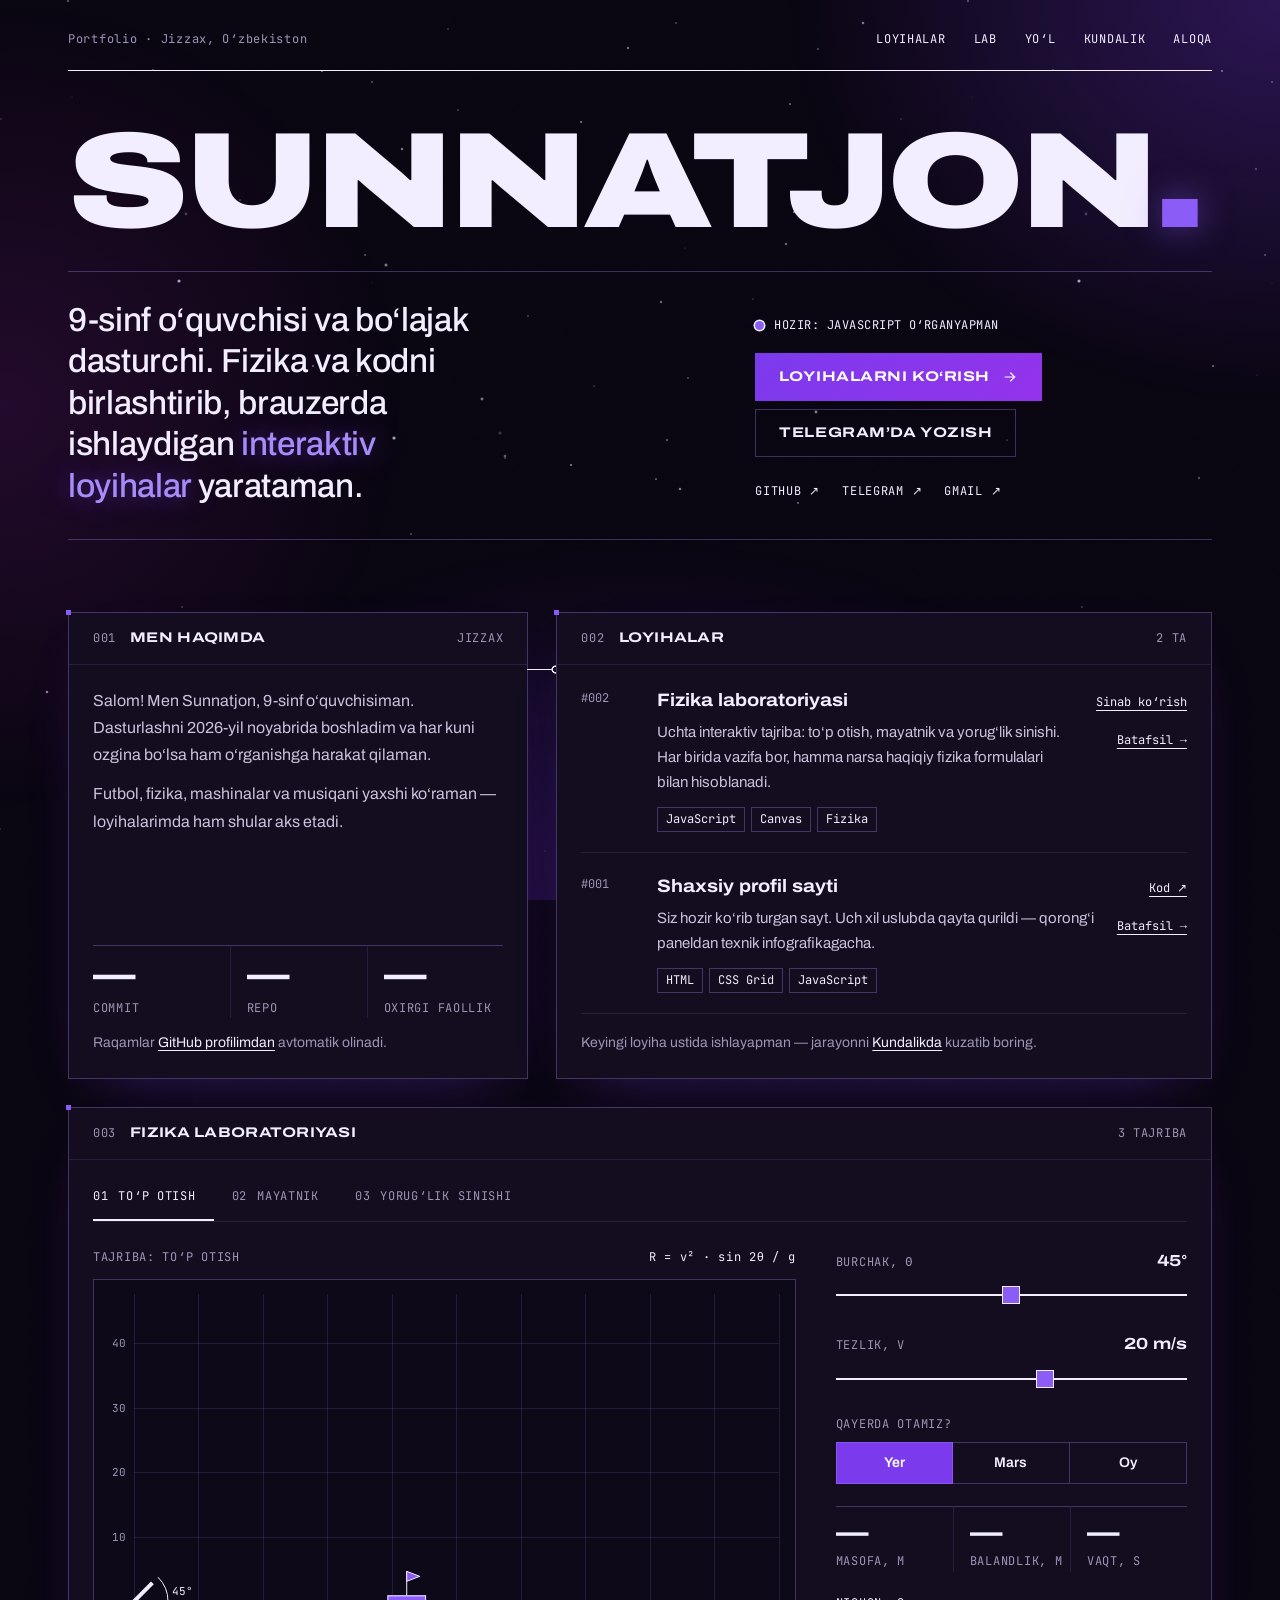
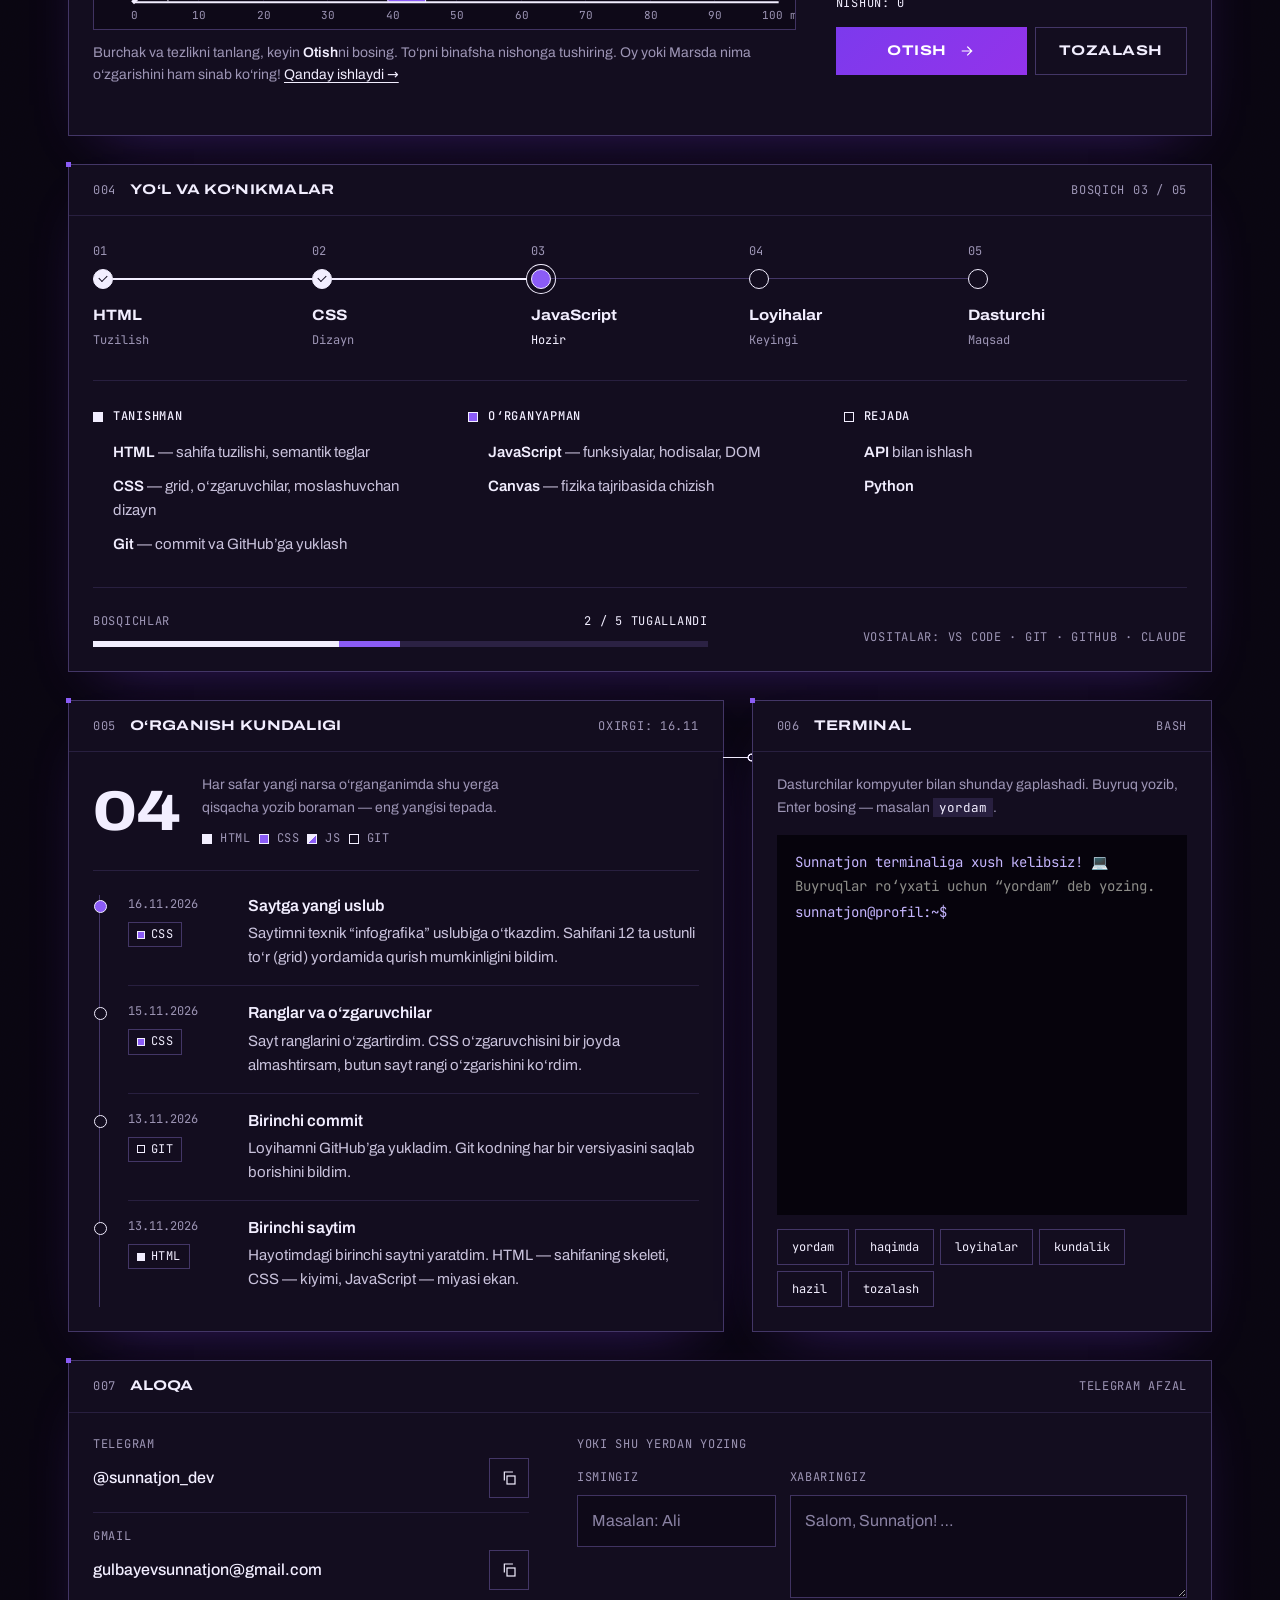
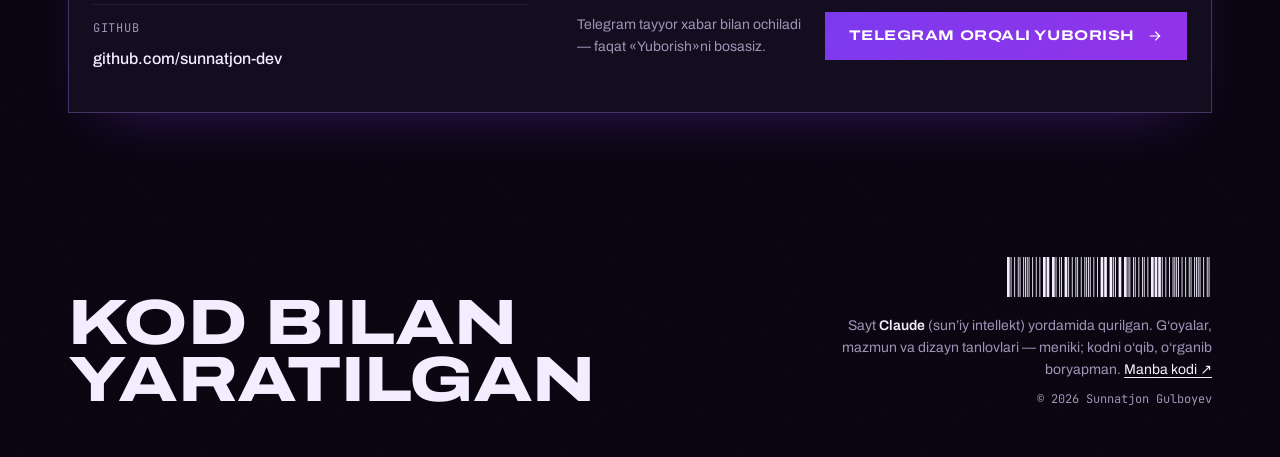
<file: index.html>
<!DOCTYPE html>
<html lang="uz">
<head>
  <!-- ===== SAHIFA SOZLAMALARI (ko'rinmaydi, lekin brauzer va Telegram uchun muhim) ===== -->
  <meta charset="UTF-8">
  <meta name="viewport" content="width=device-width, initial-scale=1.0">
  <title>Sunnatjon Gulboyev — bo‘lajak dasturchi</title>
  <meta name="description" content="Sunnatjon Gulboyev — 9-sinf o‘quvchisi va bo‘lajak dasturchi. Fizika va kodni birlashtirib, brauzerda ishlaydigan interaktiv loyihalar yarataman.">
  <meta name="theme-color" content="#0a0612">
  <!-- Sayt hammada bir xil: to'q binafsha ("kosmik") dizaynda -->
  <meta name="color-scheme" content="dark">

  <!-- Telegram/Instagramda havola yuborilganda chiqadigan ko'rinish -->
  <meta property="og:type" content="website">
  <meta property="og:locale" content="uz_UZ">
  <meta property="og:title" content="Sunnatjon Gulboyev — bo‘lajak dasturchi">
  <meta property="og:description" content="Fizika va kodni birlashtirib, brauzerda ishlaydigan interaktiv loyihalar yarataman.">
  <meta property="og:url" content="https://sunnatjon-dev.github.io/sunnatjon-profil-sayt/">
  <meta property="og:site_name" content="Sunnatjon Gulboyev">
  <meta property="og:image" content="https://sunnatjon-dev.github.io/sunnatjon-profil-sayt/images/og-1200x630.jpg">
  <meta property="og:image:type" content="image/jpeg">
  <meta property="og:image:width" content="1200">
  <meta property="og:image:height" content="630">
  <meta property="og:image:alt" content="SUNNATJON — bo‘lajak dasturchi. Fizika va kod.">
  <meta name="twitter:card" content="summary_large_image">

  <!-- Saytning asosiy manzili (qidiruv tizimlari uchun) -->
  <link rel="canonical" href="https://sunnatjon-dev.github.io/sunnatjon-profil-sayt/">

  <link rel="icon" href="favicon.svg" type="image/svg+xml">
  <link rel="apple-touch-icon" href="apple-touch-icon.png">

  <!-- JavaScript borligini darhol belgilaymiz (animatsiyalar shunga qarab yoqiladi) -->
  <script>document.documentElement.classList.add("js");</script>

  <!-- Asosiy shriftni oldindan yuklaymiz — sarlavha tezroq chiqadi -->
  <link rel="preload" href="fonts/archivo-latin.woff2" as="font" type="font/woff2" crossorigin>
  <link rel="preload" href="fonts/jetbrains-mono-latin.woff2" as="font" type="font/woff2" crossorigin>
  <!-- "?v=..." — versiya raqami: brauzer eski faylni xotirasidan olmasligi uchun.
       style.css yoki js/ fayllarini o'zgartirsangiz, bu raqamni yangilang (masalan, bugungi sana). -->
  <link rel="stylesheet" href="style.css?v=20261118b">
</head>
<body>

  <a class="skip" href="#asosiy">Asosiy qismga o‘tish</a>

  <!-- ===== 1. BOSH QISM ===== -->
  <header class="mast">
    <div class="mast__bar">
      <span class="mono">Portfolio · Jizzax, O‘zbekiston</span>
      <nav class="mast__nav" aria-label="Asosiy menyu">
        <a href="#loyihalar">Loyihalar</a>
        <a href="#lab">Lab</a>
        <a href="#yol">Yo‘l</a>
        <a href="#kundalik">Kundalik</a>
        <a href="#aloqa">Aloqa</a>
      </nav>
    </div>

    <h1 class="mast__title display">Sunnatjon<span class="mast__dot" aria-hidden="true">.</span><span class="sr-only"> Gulboyev</span></h1>

    <div class="hero">
      <!-- Bu jumla — saytning eng muhim gapi. O'z so'zlaringiz bilan yozing! -->
      <p class="hero__lead">9-sinf o‘quvchisi va bo‘lajak dasturchi. Fizika va kodni birlashtirib, brauzerda ishlaydigan <em>interaktiv loyihalar</em> yarataman.</p>

      <div class="hero__side">
        <p class="status mono"><span class="status__dot" aria-hidden="true"></span>Hozir: JavaScript o‘rganyapman</p>
        <div class="hero__cta">
          <a class="btn" href="#loyihalar">Loyihalarni ko‘rish
            <svg viewBox="0 0 24 24" aria-hidden="true"><path d="M5 12h14M13 6l6 6-6 6"/></svg>
          </a>
          <a class="btn btn--ghost" href="https://t.me/sunnatjon_dev" target="_blank" rel="noopener">Telegram’da yozish</a>
        </div>
        <ul class="socials" aria-label="Ijtimoiy tarmoqlar">
          <li><a href="https://github.com/sunnatjon-dev" target="_blank" rel="noopener">GitHub ↗</a></li>
          <li><a href="https://t.me/sunnatjon_dev" target="_blank" rel="noopener">Telegram ↗</a></li>
          <li><a href="mailto:gulbayevsunnatjon@gmail.com">Gmail ↗</a></li>
        </ul>
      </div>
    </div>
  </header>

  <!-- ===== 2. PANELLAR ===== -->
  <main class="sheet" id="asosiy">

    <!-- 001 — Men haqimda -->
    <section class="panel c-5 w-r" id="haqimda" aria-labelledby="h-haqimda">
      <header class="panel__head"><span class="idx">001</span><h2 id="h-haqimda">Men haqimda</h2><span class="code">Jizzax</span></header>
      <p class="prose">Salom! Men Sunnatjon, 9-sinf o‘quvchisiman. Dasturlashni 2026-yil noyabrida boshladim va har kuni ozgina bo‘lsa ham o‘rganishga harakat qilaman.</p>
      <p class="prose">Futbol, fizika, mashinalar va musiqani yaxshi ko‘raman — loyihalarimda ham shular aks etadi.</p>

      <div class="facts gh" aria-live="polite">
        <div><b class="display" id="gh-commits">—</b><small>Commit</small></div>
        <div><b class="display" id="gh-repos">—</b><small>Repo</small></div>
        <div><b class="display" id="gh-last">—</b><small>Oxirgi faollik</small></div>
      </div>
      <p class="small gh__note">Raqamlar <a href="https://github.com/sunnatjon-dev" target="_blank" rel="noopener">GitHub profilimdan</a> avtomatik olinadi.</p>
    </section>

    <!-- 002 — Loyihalar -->
    <section class="panel c-7" id="loyihalar" aria-labelledby="h-loyihalar">
      <header class="panel__head"><span class="idx">002</span><h2 id="h-loyihalar">Loyihalar</h2><span class="code">2 ta</span></header>

      <ol class="projects">
        <li class="proj">
          <span class="proj__n mono">#002</span>
          <div class="proj__body">
            <h3><a href="loyihalar/fizika-laboratoriyasi.html">Fizika laboratoriyasi</a></h3>
            <p>Uchta interaktiv tajriba: to‘p otish, mayatnik va yorug‘lik sinishi. Har birida vazifa bor, hamma narsa haqiqiy fizika formulalari bilan hisoblanadi.</p>
            <ul class="tags" aria-label="Texnologiyalar"><li>JavaScript</li><li>Canvas</li><li>Fizika</li></ul>
          </div>
          <div class="proj__links">
            <a href="#lab">Sinab ko‘rish</a>
            <a href="loyihalar/fizika-laboratoriyasi.html">Batafsil →</a>
          </div>
        </li>
        <li class="proj">
          <span class="proj__n mono">#001</span>
          <div class="proj__body">
            <h3><a href="loyihalar/profil-sayti.html">Shaxsiy profil sayti</a></h3>
            <p>Siz hozir ko‘rib turgan sayt. Uch xil uslubda qayta qurildi — qorong‘i paneldan texnik infografikagacha.</p>
            <ul class="tags" aria-label="Texnologiyalar"><li>HTML</li><li>CSS Grid</li><li>JavaScript</li></ul>
          </div>
          <div class="proj__links">
            <a href="https://github.com/sunnatjon-dev/sunnatjon-profil-sayt" target="_blank" rel="noopener">Kod ↗</a>
            <a href="loyihalar/profil-sayti.html">Batafsil →</a>
          </div>
        </li>
      </ol>
      <p class="small projects__next">Keyingi loyiha ustida ishlayapman — jarayonni <a href="#kundalik">Kundalikda</a> kuzatib boring.</p>
    </section>

    <!-- 003 — Fizika laboratoriyasi (jonli demo): 3 ta tajriba, tablar bilan almashtiriladi -->
    <section class="panel c-12" id="lab" aria-labelledby="h-lab">
      <header class="panel__head"><span class="idx">003</span><h2 id="h-lab">Fizika laboratoriyasi</h2><span class="code">3 tajriba</span></header>

      <div class="lab__tabs" role="tablist" aria-label="Tajribalar">
        <button type="button" role="tab" id="tab-otish" aria-controls="exp-otish" aria-selected="true"><small>01</small>To‘p otish</button>
        <button type="button" role="tab" id="tab-mayatnik" aria-controls="exp-mayatnik" aria-selected="false" tabindex="-1"><small>02</small>Mayatnik</button>
        <button type="button" role="tab" id="tab-nur" aria-controls="exp-nur" aria-selected="false" tabindex="-1"><small>03</small>Yorug‘lik sinishi</button>
      </div>

      <!-- ===== 01. TO'P OTISH ===== -->
      <div class="lab" id="exp-otish" role="tabpanel" aria-labelledby="tab-otish">
        <div class="lab__stage">
          <p class="label label--row"><span>Tajriba: to‘p otish</span><span>R = v² · sin 2θ / g</span></p>
          <div class="lab__canvas">
            <canvas id="lab-canvas" role="img" aria-label="To‘pning uchish yo‘li (traektoriyasi) chizilgan grafik"></canvas>
          </div>
          <p class="small">Burchak va tezlikni tanlang, keyin <b>Otish</b>ni bosing. To‘pni binafsha nishonga tushiring. Oy yoki Marsda nima o‘zgarishini ham sinab ko‘ring! <a href="loyihalar/fizika-laboratoriyasi.html">Qanday ishlaydi →</a></p>
        </div>

        <form class="lab__controls" id="lab-form">
          <div class="slider">
            <span class="slider__top"><label for="lab-angle">Burchak, θ</label><output id="out-angle" for="lab-angle">45°</output></span>
            <input type="range" id="lab-angle" min="10" max="80" step="1" value="45" aria-valuetext="45 gradus">
          </div>
          <div class="slider">
            <span class="slider__top"><label for="lab-speed">Tezlik, v</label><output id="out-speed" for="lab-speed">20 m/s</output></span>
            <input type="range" id="lab-speed" min="5" max="30" step="1" value="20" aria-valuetext="20 metr sekundiga">
          </div>

          <fieldset class="seg">
            <legend>Qayerda otamiz?</legend>
            <label><input type="radio" name="sayyora" value="yer" checked><span>Yer</span></label>
            <label><input type="radio" name="sayyora" value="mars"><span>Mars</span></label>
            <label><input type="radio" name="sayyora" value="oy"><span>Oy</span></label>
          </fieldset>

          <div class="facts readout">
            <div><b class="display" id="r-range">—</b><small>Masofa, m</small></div>
            <div><b class="display" id="r-height">—</b><small>Balandlik, m</small></div>
            <div><b class="display" id="r-time">—</b><small>Vaqt, s</small></div>
          </div>

          <p class="label lab__score" id="lab-hits">Nishon: 0</p>
          <div class="lab__actions">
            <button class="btn" type="submit">Otish
              <svg viewBox="0 0 24 24" aria-hidden="true"><path d="M5 12h14M13 6l6 6-6 6"/></svg>
            </button>
            <button class="btn btn--ghost" type="button" id="lab-clear">Tozalash</button>
          </div>
          <p class="lab__msg" id="lab-msg" role="status"></p>
        </form>
      </div>

      <!-- ===== 02. MAYATNIK ===== -->
      <div class="lab" id="exp-mayatnik" role="tabpanel" aria-labelledby="tab-mayatnik" hidden>
        <div class="lab__stage">
          <p class="label label--row"><span>Tajriba: mayatnik</span><span>T = 2π · √(L / g)</span></p>
          <div class="lab__canvas">
            <canvas id="m-canvas" role="img" aria-label="Tebranayotgan mayatnik"></canvas>
          </div>
          <p class="small" id="m-izoh">Ip uzunligi va og‘ish burchagini tanlab, <b>Qo‘yib yuborish</b>ni bosing. Sayt bir to‘liq tebranish vaqtini — davrni — o‘zi o‘lchaydi.</p>
        </div>

        <form class="lab__controls" id="m-form">
          <p class="lab__task"><span class="label">Vazifa</span><b id="m-vazifa">Davrni 2.0 s qiling</b></p>
          <div class="slider">
            <span class="slider__top"><label for="m-uzunlik">Ip uzunligi, L</label><output id="m-out-uzunlik" for="m-uzunlik">1.00 m</output></span>
            <input type="range" id="m-uzunlik" min="0.25" max="2.5" step="0.05" value="1" aria-valuetext="1 metr">
          </div>
          <div class="slider">
            <span class="slider__top"><label for="m-burchak">Og‘ish burchagi, θ₀</label><output id="m-out-burchak" for="m-burchak">20°</output></span>
            <input type="range" id="m-burchak" min="5" max="70" step="1" value="20" aria-valuetext="20 gradus">
          </div>

          <fieldset class="seg">
            <legend>Qayerda tebranadi?</legend>
            <label><input type="radio" name="m-sayyora" value="yer" checked><span>Yer</span></label>
            <label><input type="radio" name="m-sayyora" value="mars"><span>Mars</span></label>
            <label><input type="radio" name="m-sayyora" value="oy"><span>Oy</span></label>
          </fieldset>

          <div class="facts readout">
            <div><b class="display" id="m-formula">—</b><small>Formula, s</small></div>
            <div><b class="display" id="m-olchangan">—</b><small>O‘lchangan, s</small></div>
            <div><b class="display" id="m-tezlik">—</b><small>Maks. tezlik, m/s</small></div>
          </div>

          <p class="label lab__score" id="m-ball">Bajarildi: 0</p>
          <div class="lab__actions">
            <button class="btn" type="submit" id="m-start">Qo‘yib yuborish
              <svg viewBox="0 0 24 24" aria-hidden="true"><path d="M5 12h14M13 6l6 6-6 6"/></svg>
            </button>
            <button class="btn btn--ghost" type="button" id="m-qayta">Qayta</button>
          </div>
          <p class="lab__msg" id="m-msg" role="status"></p>
        </form>
      </div>

      <!-- ===== 03. YORUG'LIK SINISHI ===== -->
      <div class="lab" id="exp-nur" role="tabpanel" aria-labelledby="tab-nur" hidden>
        <div class="lab__stage">
          <p class="label label--row"><span>Tajriba: yorug‘lik sinishi</span><span>n₁ · sin θ₁ = n₂ · sin θ₂</span></p>
          <div class="lab__canvas lab__canvas--drag">
            <canvas id="n-canvas" role="img" aria-label="Ikki muhit chegarasida sinayotgan yorug‘lik nuri"></canvas>
          </div>
          <p class="small">Nur manbaini <b>sichqoncha yoki barmoq bilan sudrang</b> yoki surgichdan foydalaning. Muhitlarni almashtirib, nur qanday sinishini kuzating.</p>
        </div>

        <div class="lab__controls" id="n-form">
          <p class="lab__task"><span class="label">Vazifa</span><b id="n-vazifa">—</b></p>
          <div class="slider">
            <span class="slider__top"><label for="n-burchak">Tushish burchagi, θ₁</label><output id="n-out-burchak" for="n-burchak">40°</output></span>
            <input type="range" id="n-burchak" min="0" max="90" step="1" value="40" aria-valuetext="40 gradus">
          </div>

          <fieldset class="seg seg--4">
            <legend>Nur qayerdan keladi (yuqori muhit)</legend>
            <label><input type="radio" name="n-muhit1" value="havo" checked><span>Havo</span></label>
            <label><input type="radio" name="n-muhit1" value="suv"><span>Suv</span></label>
            <label><input type="radio" name="n-muhit1" value="shisha"><span>Shisha</span></label>
            <label><input type="radio" name="n-muhit1" value="olmos"><span>Olmos</span></label>
          </fieldset>
          <fieldset class="seg seg--4">
            <legend>Nur qayerga o‘tadi (pastki muhit)</legend>
            <label><input type="radio" name="n-muhit2" value="havo"><span>Havo</span></label>
            <label><input type="radio" name="n-muhit2" value="suv" checked><span>Suv</span></label>
            <label><input type="radio" name="n-muhit2" value="shisha"><span>Shisha</span></label>
            <label><input type="radio" name="n-muhit2" value="olmos"><span>Olmos</span></label>
          </fieldset>

          <div class="facts readout">
            <div><b class="display" id="n-sinish">—</b><small>Sinish, θ₂</small></div>
            <div><b class="display" id="n-kritik">—</b><small>Kritik burchak</small></div>
            <div><b class="display" id="n-nisbat">—</b><small>Sindirish nisbati</small></div>
          </div>

          <p class="label lab__score" id="n-ball">Bajarildi: 0</p>
          <p class="lab__msg" id="n-msg" role="status"></p>
        </div>
      </div>
    </section>

    <!-- 004 — Yo'l va ko'nikmalar (foizsiz: faqat halol darajalar) -->
    <section class="panel c-12" id="yol" aria-labelledby="h-yol">
      <header class="panel__head"><span class="idx">004</span><h2 id="h-yol">Yo‘l va ko‘nikmalar</h2><span class="code">Bosqich 03 / 05</span></header>

      <ol class="route">
        <li class="done"><small>01</small><span class="node" aria-hidden="true"></span><b>HTML</b><em>Tuzilish</em></li>
        <li class="done"><small>02</small><span class="node" aria-hidden="true"></span><b>CSS</b><em>Dizayn</em></li>
        <li class="now" aria-current="step"><small>03</small><span class="node" aria-hidden="true"></span><b>JavaScript</b><em>Hozir</em></li>
        <li><small>04</small><span class="node" aria-hidden="true"></span><b>Loyihalar</b><em>Keyingi</em></li>
        <li><small>05</small><span class="node" aria-hidden="true"></span><b>Dasturchi</b><em>Maqsad</em></li>
      </ol>

      <div class="skills">
        <div class="skills__group">
          <h3><i class="k" aria-hidden="true"></i>Tanishman</h3>
          <ul>
            <li><b>HTML</b> — sahifa tuzilishi, semantik teglar</li>
            <li><b>CSS</b> — grid, o‘zgaruvchilar, moslashuvchan dizayn</li>
            <li><b>Git</b> — commit va GitHub’ga yuklash</li>
          </ul>
        </div>
        <div class="skills__group">
          <h3><i class="c" aria-hidden="true"></i>O‘rganyapman</h3>
          <ul>
            <li><b>JavaScript</b> — funksiyalar, hodisalar, DOM</li>
            <li><b>Canvas</b> — fizika tajribasida chizish</li>
          </ul>
        </div>
        <div class="skills__group">
          <h3><i class="l" aria-hidden="true"></i>Rejada</h3>
          <ul>
            <li><b>API</b> bilan ishlash</li>
            <li><b>Python</b></li>
          </ul>
        </div>
      </div>

      <div class="yol__foot">
        <div class="progress">
          <p class="label label--row"><span>Bosqichlar</span><span>2 / 5 tugallandi</span></p>
          <div class="progress__bar" aria-hidden="true"><i></i><i></i></div>
        </div>
        <p class="label">Vositalar: VS Code · Git · GitHub · Claude</p>
      </div>
    </section>

    <!-- 005 — O'rganish kundaligi -->
    <section class="panel c-7 w-r" id="kundalik" aria-labelledby="h-log">
      <header class="panel__head"><span class="idx">005</span><h2 id="h-log">O‘rganish kundaligi</h2><span class="code" id="log-count">Yozuvlar</span></header>

      <div class="diary__intro">
        <p class="figure display" id="log-total">04</p>
        <div>
          <p class="small">Har safar yangi narsa o‘rganganimda shu yerga qisqacha yozib boraman — eng yangisi tepada.</p>
          <p class="label legend diary__legend">
            <span><i class="t-html"></i>HTML</span>
            <span><i class="t-css"></i>CSS</span>
            <span><i class="t-js"></i>JS</span>
            <span><i class="t-git"></i>Git</span>
          </p>
        </div>
      </div>

      <!--
        YANGI YOZUV QO'SHISH: pastdagi <li> ... </li> blokidan birini nusxalab,
        ro'yxatning ENG TEPASIGA qo'ying va sana, teg, sarlavha, matnni o'zgartiring.
        Teglar: t-html, t-css, t-js, t-git
      -->
      <ol class="log" id="log">
        <li class="log__item">
          <time class="mono" datetime="2026-11-16">16.11.2026</time>
          <span class="log__tag t-css">CSS</span>
          <div><h3>Saytga yangi uslub</h3><p>Saytimni texnik “infografika” uslubiga o‘tkazdim. Sahifani 12 ta ustunli to‘r (grid) yordamida qurish mumkinligini bildim.</p></div>
        </li>
        <li class="log__item">
          <time class="mono" datetime="2026-11-15">15.11.2026</time>
          <span class="log__tag t-css">CSS</span>
          <div><h3>Ranglar va o‘zgaruvchilar</h3><p>Sayt ranglarini o‘zgartirdim. CSS o‘zgaruvchisini bir joyda almashtirsam, butun sayt rangi o‘zgarishini ko‘rdim.</p></div>
        </li>
        <li class="log__item">
          <time class="mono" datetime="2026-11-13">13.11.2026</time>
          <span class="log__tag t-git">Git</span>
          <div><h3>Birinchi commit</h3><p>Loyihamni GitHub’ga yukladim. Git kodning har bir versiyasini saqlab borishini bildim.</p></div>
        </li>
        <li class="log__item">
          <time class="mono" datetime="2026-11-13">13.11.2026</time>
          <span class="log__tag t-html">HTML</span>
          <div><h3>Birinchi saytim</h3><p>Hayotimdagi birinchi saytni yaratdim. HTML — sahifaning skeleti, CSS — kiyimi, JavaScript — miyasi ekan.</p></div>
        </li>
      </ol>

      <button class="more" id="log-more" type="button" hidden aria-expanded="false" aria-controls="log">Hammasini ko‘rsatish</button>
    </section>

    <!-- 006 — Terminal -->
    <section class="panel c-5" id="terminal" aria-labelledby="h-term">
      <header class="panel__head"><span class="idx">006</span><h2 id="h-term">Terminal</h2><span class="code">Bash</span></header>
      <p class="small">Dasturchilar kompyuter bilan shunday gaplashadi. Buyruq yozib, Enter bosing — masalan <code>yordam</code>.</p>
      <div class="terminal" id="term-body">
        <div id="term-output" aria-live="polite"></div>
        <form class="terminal__line" id="term-form">
          <label for="term-input" class="t-prompt">sunnatjon@profil:~$</label>
          <input id="term-input" autocomplete="off" autocapitalize="off" spellcheck="false">
        </form>
      </div>
      <div class="chips" role="group" aria-label="Tezkor buyruqlar">
        <button type="button" data-cmd="yordam">yordam</button>
        <button type="button" data-cmd="haqimda">haqimda</button>
        <button type="button" data-cmd="loyihalar">loyihalar</button>
        <button type="button" data-cmd="kundalik">kundalik</button>
        <button type="button" data-cmd="hazil">hazil</button>
        <button type="button" data-cmd="tozalash">tozalash</button>
      </div>
    </section>

    <!-- 007 — Aloqa -->
    <section class="panel c-12" id="aloqa" aria-labelledby="h-aloqa">
      <header class="panel__head"><span class="idx">007</span><h2 id="h-aloqa">Aloqa</h2><span class="code">Telegram afzal</span></header>
      <div class="aloqa">
        <ul class="contacts">
          <li>
            <small>Telegram</small>
            <a href="https://t.me/sunnatjon_dev" target="_blank" rel="noopener">@sunnatjon_dev</a>
            <button class="copy" type="button" data-copy="@sunnatjon_dev" aria-label="Telegram manzilini nusxalash">
              <svg viewBox="0 0 24 24" aria-hidden="true"><rect x="9" y="9" width="12" height="12"/><path d="M5 15V3h12"/></svg>
            </button>
          </li>
          <li>
            <small>Gmail</small>
            <a href="mailto:gulbayevsunnatjon@gmail.com">gulbayevsunnatjon@gmail.com</a>
            <button class="copy" type="button" data-copy="gulbayevsunnatjon@gmail.com" aria-label="Emailni nusxalash">
              <svg viewBox="0 0 24 24" aria-hidden="true"><rect x="9" y="9" width="12" height="12"/><path d="M5 15V3h12"/></svg>
            </button>
          </li>
          <li>
            <small>GitHub</small>
            <a href="https://github.com/sunnatjon-dev" target="_blank" rel="noopener">github.com/sunnatjon-dev</a>
          </li>
        </ul>

        <form class="form" id="xabar-form">
          <p class="label">Yoki shu yerdan yozing</p>
          <div class="form__row">
            <label class="field">
              <span>Ismingiz</span>
              <input name="ism" required maxlength="60" placeholder="Masalan: Ali" autocomplete="name">
            </label>
            <label class="field">
              <span>Xabaringiz</span>
              <textarea name="xabar" required rows="3" maxlength="1000" placeholder="Salom, Sunnatjon! …"></textarea>
            </label>
          </div>
          <div class="form__foot">
            <p class="small">Telegram tayyor xabar bilan ochiladi — faqat «Yuborish»ni bosasiz.</p>
            <button class="btn" type="submit">Telegram orqali yuborish
              <svg viewBox="0 0 24 24" aria-hidden="true"><path d="M5 12h14M13 6l6 6-6 6"/></svg>
            </button>
          </div>
        </form>
      </div>
    </section>

  </main>

  <!-- ===== 3. PASTKI QISM ===== -->
  <footer class="foot">
    <p class="foot__big display">Kod bilan<br>yaratilgan</p>
    <div class="foot__side">
      <svg class="barcode" data-barcode="EAT-SLEEP-CODE-REPEAT" aria-hidden="true"></svg>
      <!-- Halollik: saytni kim va qanday qurgani ochiq yozilgan -->
      <p class="foot__credit">Sayt <b>Claude</b> (sun’iy intellekt) yordamida qurilgan. G‘oyalar, mazmun va dizayn tanlovlari — meniki; kodni o‘qib, o‘rganib boryapman. <a href="https://github.com/sunnatjon-dev/sunnatjon-profil-sayt" target="_blank" rel="noopener">Manba kodi ↗</a></p>
      <p class="mono">© <span id="yil">2026</span> Sunnatjon Gulboyev</p>
    </div>
  </footer>

  <div class="toast" id="toast" role="status" aria-live="polite"></div>

  <!-- Skriptlar mavzular bo'yicha bo'lingan; "defer" — sahifa tayyor bo'lgach, shu tartibda ishga tushadi -->
  <script src="js/asosiy.js?v=20261118b" defer></script>
  <script src="js/github.js?v=20261118b" defer></script>
  <script src="js/kundalik.js?v=20261118b" defer></script>
  <script src="js/lab.js?v=20261118b" defer></script>
  <script src="js/lab-mayatnik.js?v=20261118b" defer></script>
  <script src="js/lab-nur.js?v=20261118b" defer></script>
  <script src="js/lab-tablar.js?v=20261118b" defer></script>
  <script src="js/terminal.js?v=20261118b" defer></script>
</body>
</html>
</file>
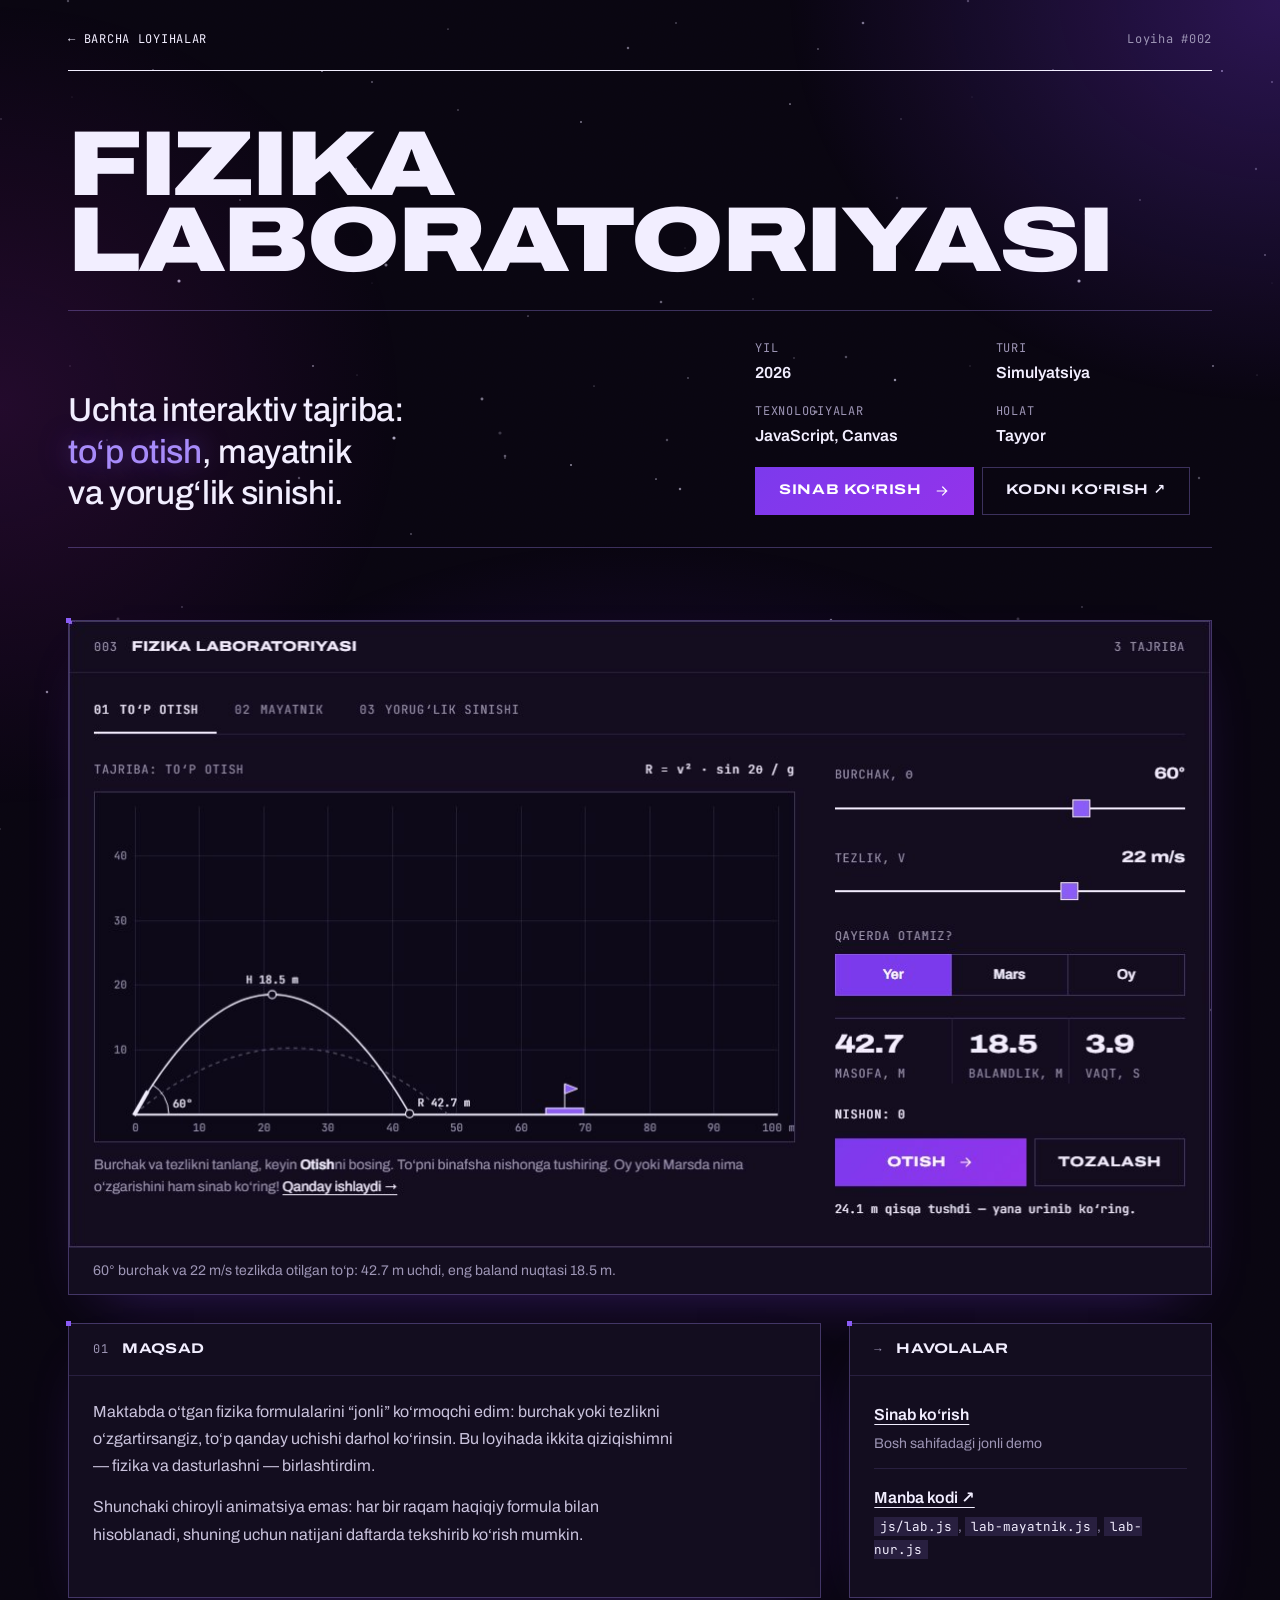
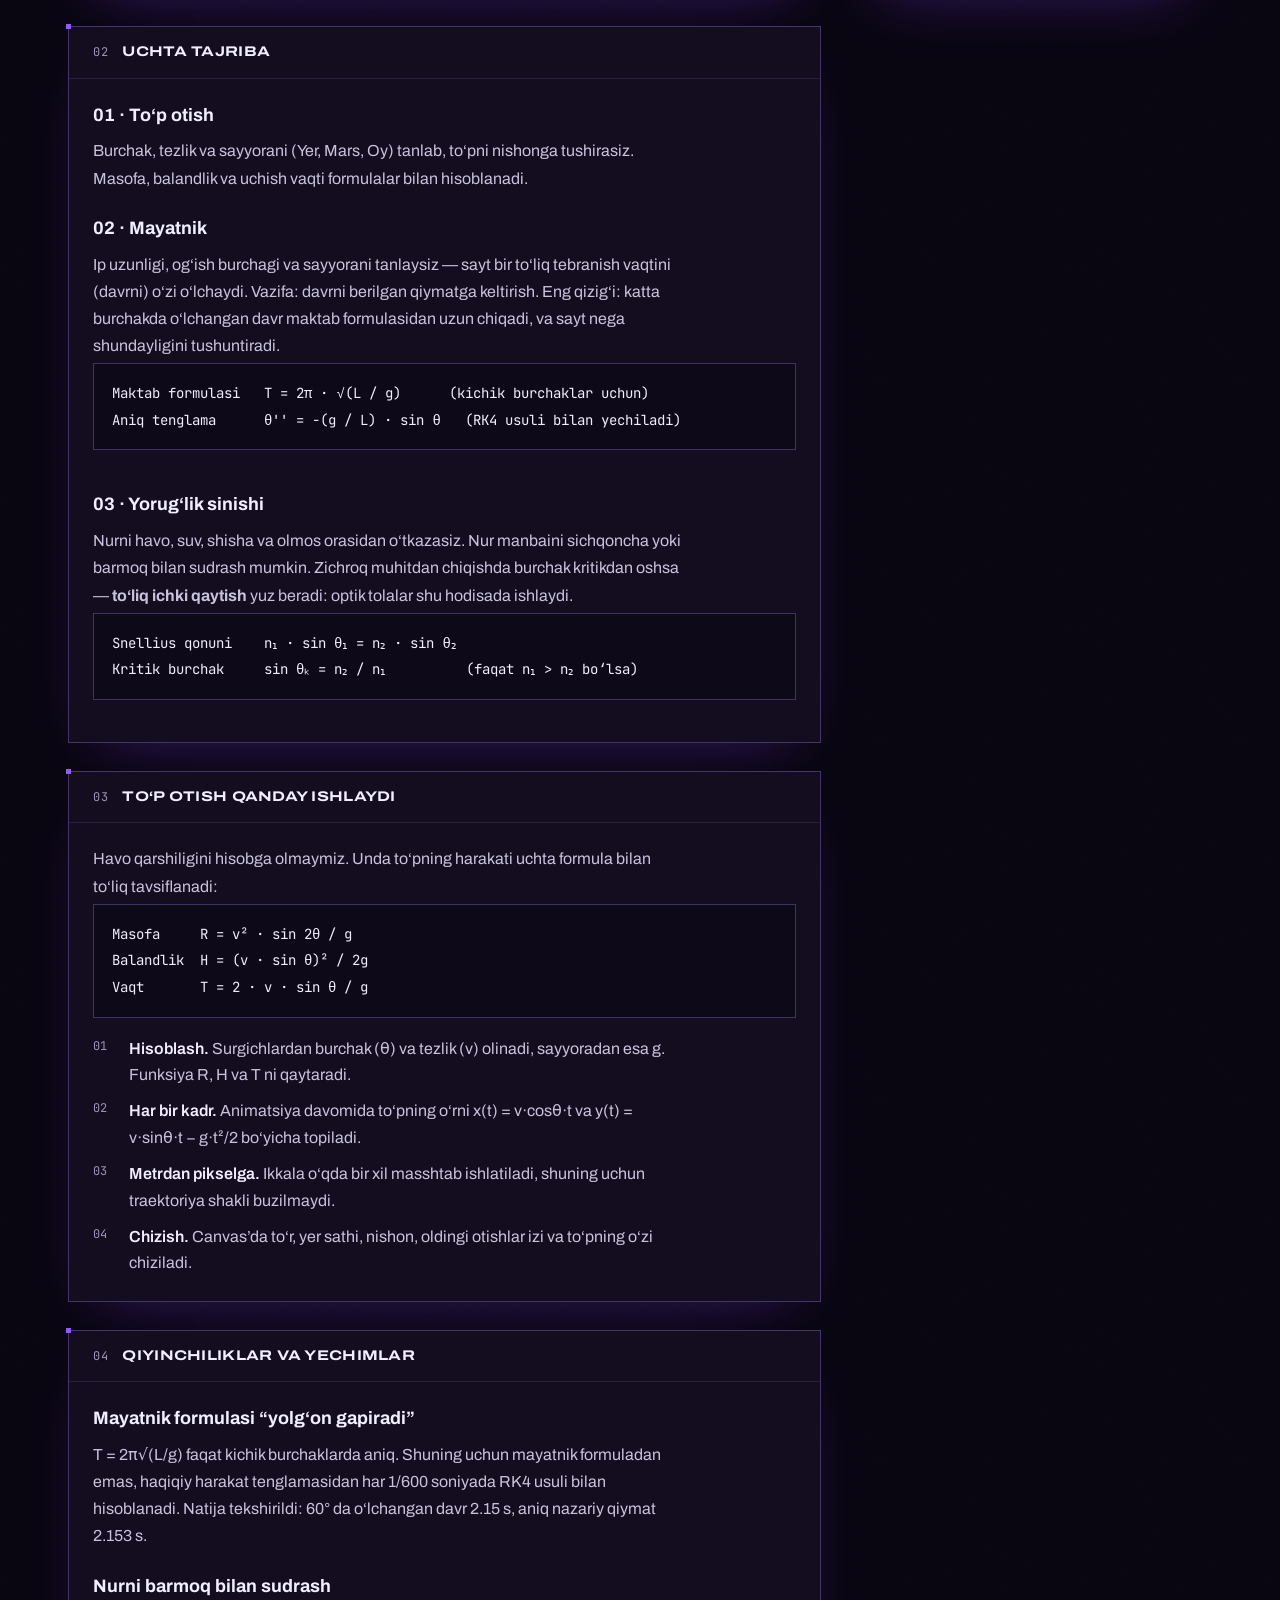
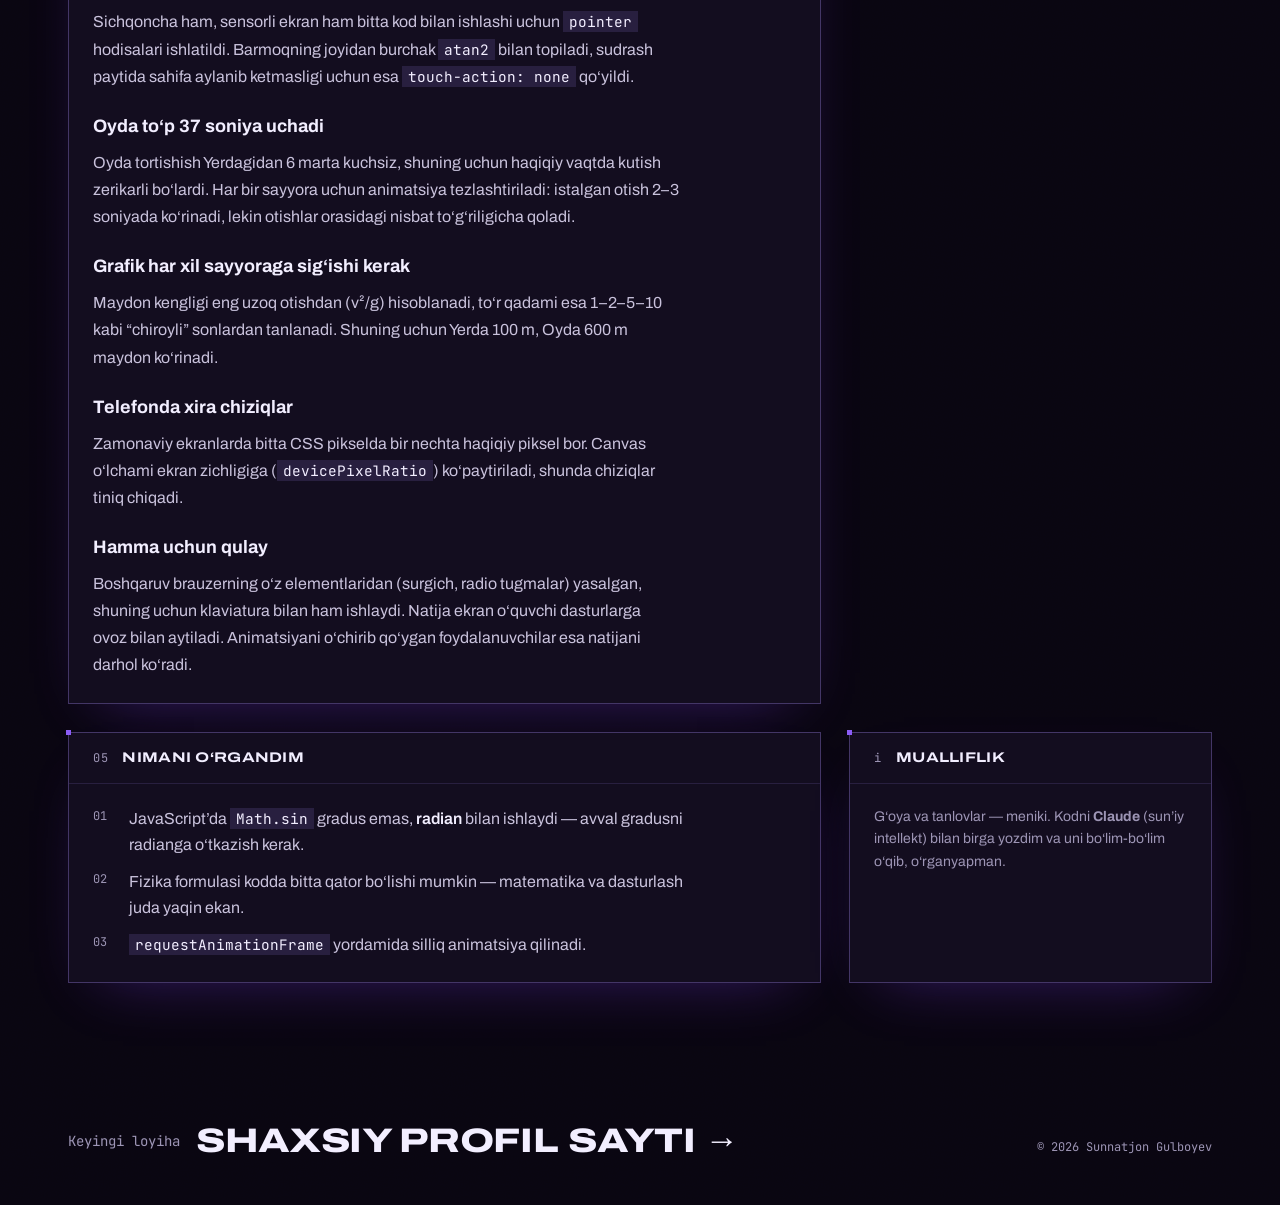
<file: loyihalar/fizika-laboratoriyasi.html>
<!DOCTYPE html>
<html lang="uz">
<head>
  <meta charset="UTF-8">
  <meta name="viewport" content="width=device-width, initial-scale=1.0">
  <title>Fizika laboratoriyasi — Sunnatjon Gulboyev</title>
  <meta name="description" content="Uchta interaktiv fizika tajribasi: to‘p otish, mayatnik va yorug‘lik sinishi. Haqiqiy formulalar, vazifalar va jonli grafiklar. JavaScript va Canvas.">
  <meta name="theme-color" content="#0a0612">
  <!-- Sayt hammada bir xil: to'q binafsha ("kosmik") dizaynda -->
  <meta name="color-scheme" content="dark">
  <meta property="og:type" content="article">
  <meta property="og:locale" content="uz_UZ">
  <meta property="og:title" content="Fizika laboratoriyasi — Sunnatjon Gulboyev">
  <meta property="og:description" content="To‘p otish, mayatnik va yorug‘lik sinishi — JavaScript, Canvas va maktab fizikasi.">
  <meta property="og:url" content="https://sunnatjon-dev.github.io/sunnatjon-profil-sayt/loyihalar/fizika-laboratoriyasi.html">
  <meta property="og:site_name" content="Sunnatjon Gulboyev">
  <meta property="og:image" content="https://sunnatjon-dev.github.io/sunnatjon-profil-sayt/images/og-1200x630.jpg">
  <meta property="og:image:type" content="image/jpeg">
  <meta property="og:image:width" content="1200">
  <meta property="og:image:height" content="630">
  <meta name="twitter:card" content="summary_large_image">
  <link rel="canonical" href="https://sunnatjon-dev.github.io/sunnatjon-profil-sayt/loyihalar/fizika-laboratoriyasi.html">
  <link rel="icon" href="../favicon.svg" type="image/svg+xml">
  <link rel="apple-touch-icon" href="../apple-touch-icon.png">
  <link rel="preload" href="../fonts/archivo-latin.woff2" as="font" type="font/woff2" crossorigin>
  <link rel="preload" href="../fonts/jetbrains-mono-latin.woff2" as="font" type="font/woff2" crossorigin>
  <link rel="stylesheet" href="../style.css?v=20261118b">
</head>
<body>

  <a class="skip" href="#asosiy">Asosiy qismga o‘tish</a>

  <header class="mast">
    <div class="mast__bar">
      <a class="back mono" href="../index.html#loyihalar">← Barcha loyihalar</a>
      <span class="mono">Loyiha #002</span>
    </div>

    <h1 class="mast__title case__title display">Fizika<br>laboratoriyasi</h1>

    <div class="hero">
      <p class="hero__lead">Uchta interaktiv tajriba: <em>to‘p otish</em>, mayatnik va yorug‘lik sinishi.</p>
      <div class="hero__side">
        <dl class="case__meta">
          <div><dt>Yil</dt><dd>2026</dd></div>
          <div><dt>Turi</dt><dd>Simulyatsiya</dd></div>
          <div><dt>Texnologiyalar</dt><dd>JavaScript, Canvas</dd></div>
          <div><dt>Holat</dt><dd>Tayyor</dd></div>
        </dl>
        <div class="hero__cta">
          <a class="btn" href="../index.html#lab">Sinab ko‘rish
            <svg viewBox="0 0 24 24" aria-hidden="true"><path d="M5 12h14M13 6l6 6-6 6"/></svg>
          </a>
          <a class="btn btn--ghost" href="https://github.com/sunnatjon-dev/sunnatjon-profil-sayt/blob/main/js/lab.js" target="_blank" rel="noopener">Kodni ko‘rish ↗</a>
        </div>
      </div>
    </div>
  </header>

  <main class="sheet case" id="asosiy">

    <figure class="panel c-12 case__shot">
      <img src="../images/lab.jpg" alt="Fizika laboratoriyasi: grafikda to‘pning uchish yo‘li, o‘ng tomonda burchak, tezlik va sayyora tanlash tugmalari" width="1145" height="628">
      <figcaption class="small">60° burchak va 22 m/s tezlikda otilgan to‘p: 42.7 m uchdi, eng baland nuqtasi 18.5 m.</figcaption>
    </figure>

    <section class="panel c-8" aria-labelledby="s1">
      <header class="panel__head"><span class="idx">01</span><h2 id="s1">Maqsad</h2></header>
      <p class="prose">Maktabda o‘tgan fizika formulalarini “jonli” ko‘rmoqchi edim: burchak yoki tezlikni o‘zgartirsangiz, to‘p qanday uchishi darhol ko‘rinsin. Bu loyihada ikkita qiziqishimni — fizika va dasturlashni — birlashtirdim.</p>
      <p class="prose">Shunchaki chiroyli animatsiya emas: har bir raqam haqiqiy formula bilan hisoblanadi, shuning uchun natijani daftarda tekshirib ko‘rish mumkin.</p>
    </section>

    <aside class="panel c-4" aria-labelledby="s-links">
      <header class="panel__head"><span class="idx">→</span><h2 id="s-links">Havolalar</h2></header>
      <ul class="aside-list">
        <li><a href="../index.html#lab">Sinab ko‘rish</a><small>Bosh sahifadagi jonli demo</small></li>
        <li><a href="https://github.com/sunnatjon-dev/sunnatjon-profil-sayt/blob/main/js/lab.js" target="_blank" rel="noopener">Manba kodi ↗</a><small><code>js/lab.js</code>, <code>lab-mayatnik.js</code>, <code>lab-nur.js</code></small></li>
      </ul>
    </aside>

    <section class="panel c-8" aria-labelledby="s-tajribalar">
      <header class="panel__head"><span class="idx">02</span><h2 id="s-tajribalar">Uchta tajriba</h2></header>
      <h3>01 · To‘p otish</h3>
      <p class="prose">Burchak, tezlik va sayyorani (Yer, Mars, Oy) tanlab, to‘pni nishonga tushirasiz. Masofa, balandlik va uchish vaqti formulalar bilan hisoblanadi.</p>
      <h3>02 · Mayatnik</h3>
      <p class="prose">Ip uzunligi, og‘ish burchagi va sayyorani tanlaysiz — sayt bir to‘liq tebranish vaqtini (davrni) o‘zi o‘lchaydi. Vazifa: davrni berilgan qiymatga keltirish. Eng qizig‘i: katta burchakda o‘lchangan davr maktab formulasidan uzun chiqadi, va sayt nega shundayligini tushuntiradi.</p>
      <pre class="formula">Maktab formulasi   T = 2π · √(L / g)      (kichik burchaklar uchun)
Aniq tenglama      θ'' = −(g / L) · sin θ   (RK4 usuli bilan yechiladi)</pre>
      <h3>03 · Yorug‘lik sinishi</h3>
      <p class="prose">Nurni havo, suv, shisha va olmos orasidan o‘tkazasiz. Nur manbaini sichqoncha yoki barmoq bilan sudrash mumkin. Zichroq muhitdan chiqishda burchak kritikdan oshsa — <b>to‘liq ichki qaytish</b> yuz beradi: optik tolalar shu hodisada ishlaydi.</p>
      <pre class="formula">Snellius qonuni    n₁ · sin θ₁ = n₂ · sin θ₂
Kritik burchak     sin θₖ = n₂ / n₁          (faqat n₁ > n₂ bo‘lsa)</pre>
    </section>

    <section class="panel c-8" aria-labelledby="s2">
      <header class="panel__head"><span class="idx">03</span><h2 id="s2">To‘p otish qanday ishlaydi</h2></header>
      <p class="prose">Havo qarshiligini hisobga olmaymiz. Unda to‘pning harakati uchta formula bilan to‘liq tavsiflanadi:</p>
      <pre class="formula">Masofa     R = v² · sin 2θ / g
Balandlik  H = (v · sin θ)² / 2g
Vaqt       T = 2 · v · sin θ / g</pre>
      <ol class="steps">
        <li><b>Hisoblash.</b> Surgichlardan burchak (θ) va tezlik (v) olinadi, sayyoradan esa g. Funksiya R, H va T ni qaytaradi.</li>
        <li><b>Har bir kadr.</b> Animatsiya davomida to‘pning o‘rni x(t) = v·cosθ·t va y(t) = v·sinθ·t − g·t²/2 bo‘yicha topiladi.</li>
        <li><b>Metrdan pikselga.</b> Ikkala o‘qda bir xil masshtab ishlatiladi, shuning uchun traektoriya shakli buzilmaydi.</li>
        <li><b>Chizish.</b> Canvas’da to‘r, yer sathi, nishon, oldingi otishlar izi va to‘pning o‘zi chiziladi.</li>
      </ol>
    </section>

    <section class="panel c-8" aria-labelledby="s3">
      <header class="panel__head"><span class="idx">04</span><h2 id="s3">Qiyinchiliklar va yechimlar</h2></header>
      <h3>Mayatnik formulasi “yolg‘on gapiradi”</h3>
      <p class="prose">T = 2π√(L/g) faqat kichik burchaklarda aniq. Shuning uchun mayatnik formuladan emas, haqiqiy harakat tenglamasidan har 1/600 soniyada RK4 usuli bilan hisoblanadi. Natija tekshirildi: 60° da o‘lchangan davr 2.15 s, aniq nazariy qiymat 2.153 s.</p>
      <h3>Nurni barmoq bilan sudrash</h3>
      <p class="prose">Sichqoncha ham, sensorli ekran ham bitta kod bilan ishlashi uchun <code>pointer</code> hodisalari ishlatildi. Barmoqning joyidan burchak <code>atan2</code> bilan topiladi, sudrash paytida sahifa aylanib ketmasligi uchun esa <code>touch-action: none</code> qo‘yildi.</p>
      <h3>Oyda to‘p 37 soniya uchadi</h3>
      <p class="prose">Oyda tortishish Yerdagidan 6 marta kuchsiz, shuning uchun haqiqiy vaqtda kutish zerikarli bo‘lardi. Har bir sayyora uchun animatsiya tezlashtiriladi: istalgan otish 2–3 soniyada ko‘rinadi, lekin otishlar orasidagi nisbat to‘g‘riligicha qoladi.</p>
      <h3>Grafik har xil sayyoraga sig‘ishi kerak</h3>
      <p class="prose">Maydon kengligi eng uzoq otishdan (v²/g) hisoblanadi, to‘r qadami esa 1–2–5–10 kabi “chiroyli” sonlardan tanlanadi. Shuning uchun Yerda 100 m, Oyda 600 m maydon ko‘rinadi.</p>
      <h3>Telefonda xira chiziqlar</h3>
      <p class="prose">Zamonaviy ekranlarda bitta CSS pikselda bir nechta haqiqiy piksel bor. Canvas o‘lchami ekran zichligiga (<code>devicePixelRatio</code>) ko‘paytiriladi, shunda chiziqlar tiniq chiqadi.</p>
      <h3>Hamma uchun qulay</h3>
      <p class="prose">Boshqaruv brauzerning o‘z elementlaridan (surgich, radio tugmalar) yasalgan, shuning uchun klaviatura bilan ham ishlaydi. Natija ekran o‘quvchi dasturlarga ovoz bilan aytiladi. Animatsiyani o‘chirib qo‘ygan foydalanuvchilar esa natijani darhol ko‘radi.</p>
    </section>

    <section class="panel c-8" aria-labelledby="s4">
      <header class="panel__head"><span class="idx">05</span><h2 id="s4">Nimani o‘rgandim</h2></header>
      <!-- Bu bo'limni o'z so'zlaringiz bilan qayta yozing — bu sizning tajribangiz! -->
      <ul class="steps">
        <li>JavaScript’da <code>Math.sin</code> gradus emas, <b>radian</b> bilan ishlaydi — avval gradusni radianga o‘tkazish kerak.</li>
        <li>Fizika formulasi kodda bitta qator bo‘lishi mumkin — matematika va dasturlash juda yaqin ekan.</li>
        <li><code>requestAnimationFrame</code> yordamida silliq animatsiya qilinadi.</li>
      </ul>
    </section>

    <aside class="panel c-4" aria-labelledby="s-author">
      <header class="panel__head"><span class="idx">i</span><h2 id="s-author">Mualliflik</h2></header>
      <p class="small">G‘oya va tanlovlar — meniki. Kodni <b>Claude</b> (sun’iy intellekt) bilan birga yozdim va uni bo‘lim-bo‘lim o‘qib, o‘rganyapman.</p>
    </aside>

  </main>

  <footer class="foot">
    <a class="next" href="profil-sayti.html">
      <span class="mono small">Keyingi loyiha</span>
      <b class="display">Shaxsiy profil sayti →</b>
    </a>
    <div class="foot__side">
      <p class="mono">© 2026 Sunnatjon Gulboyev</p>
    </div>
  </footer>

</body>
</html>
</file>
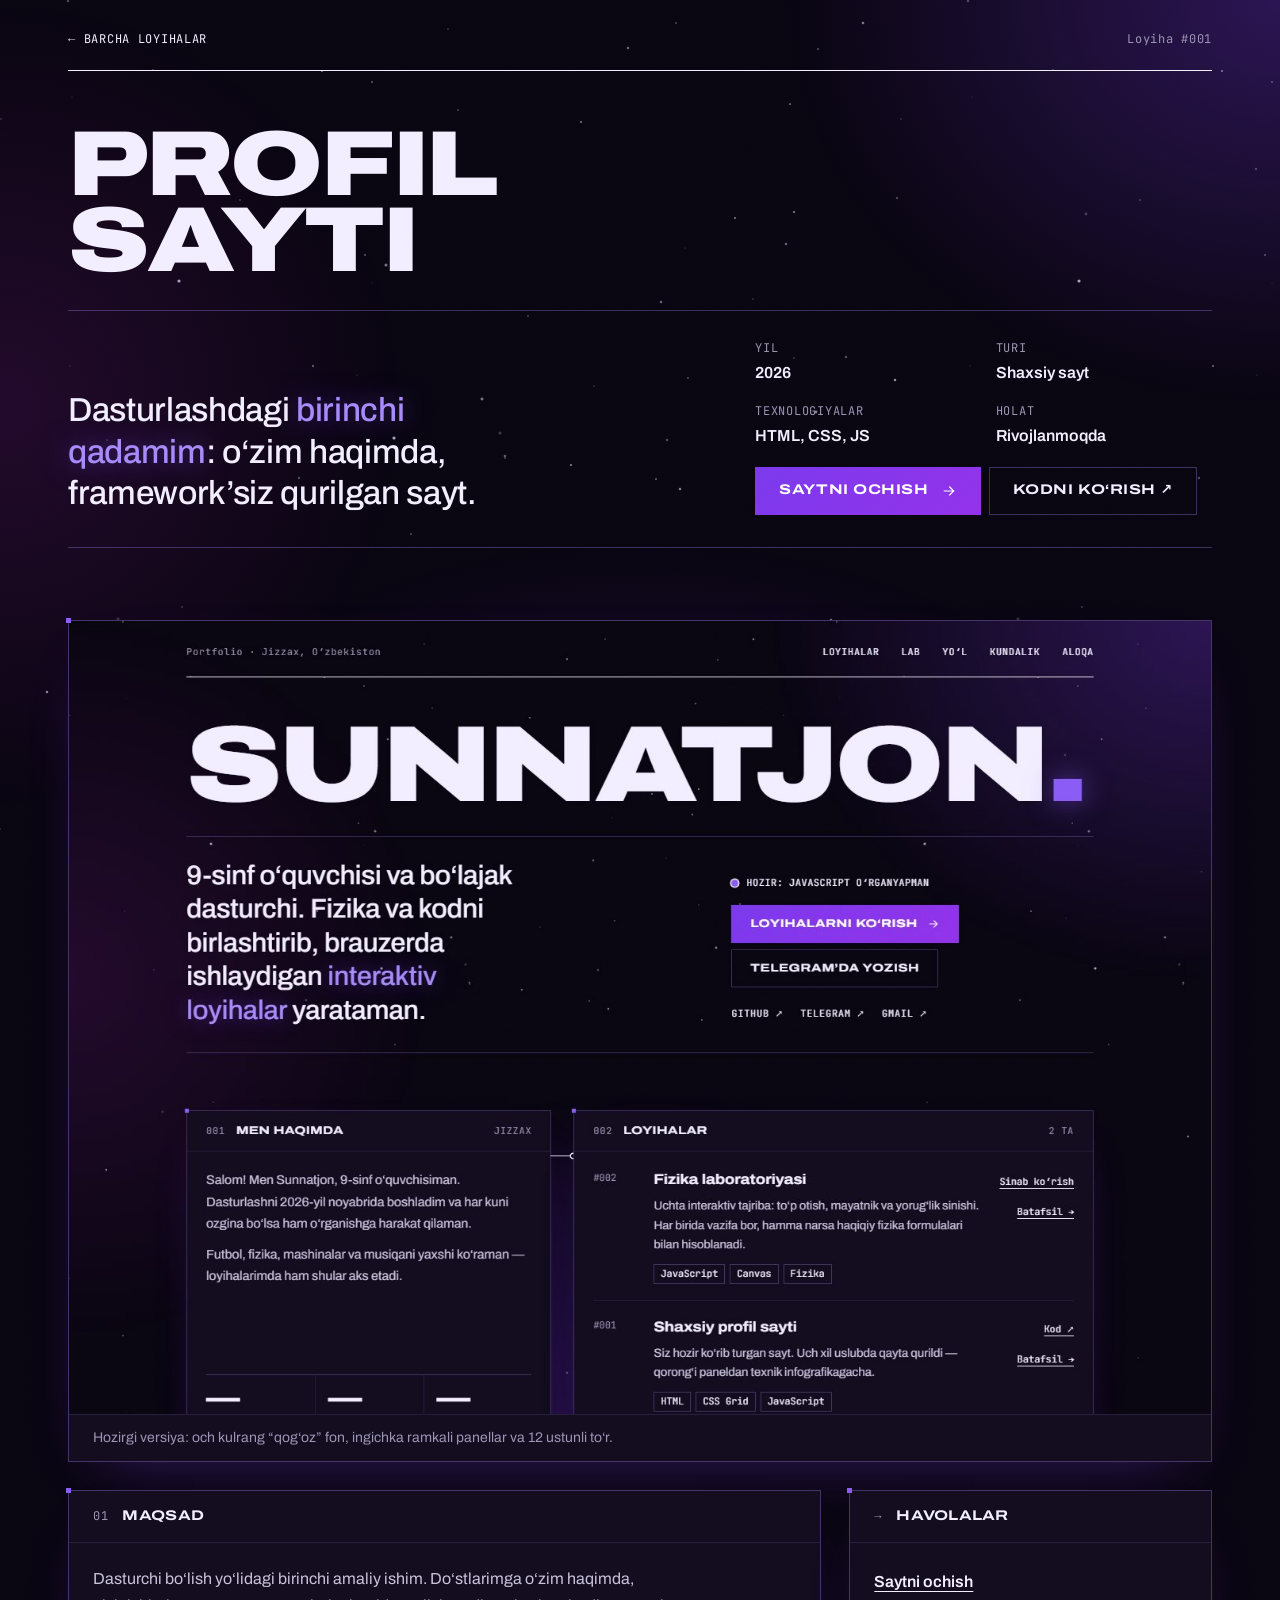
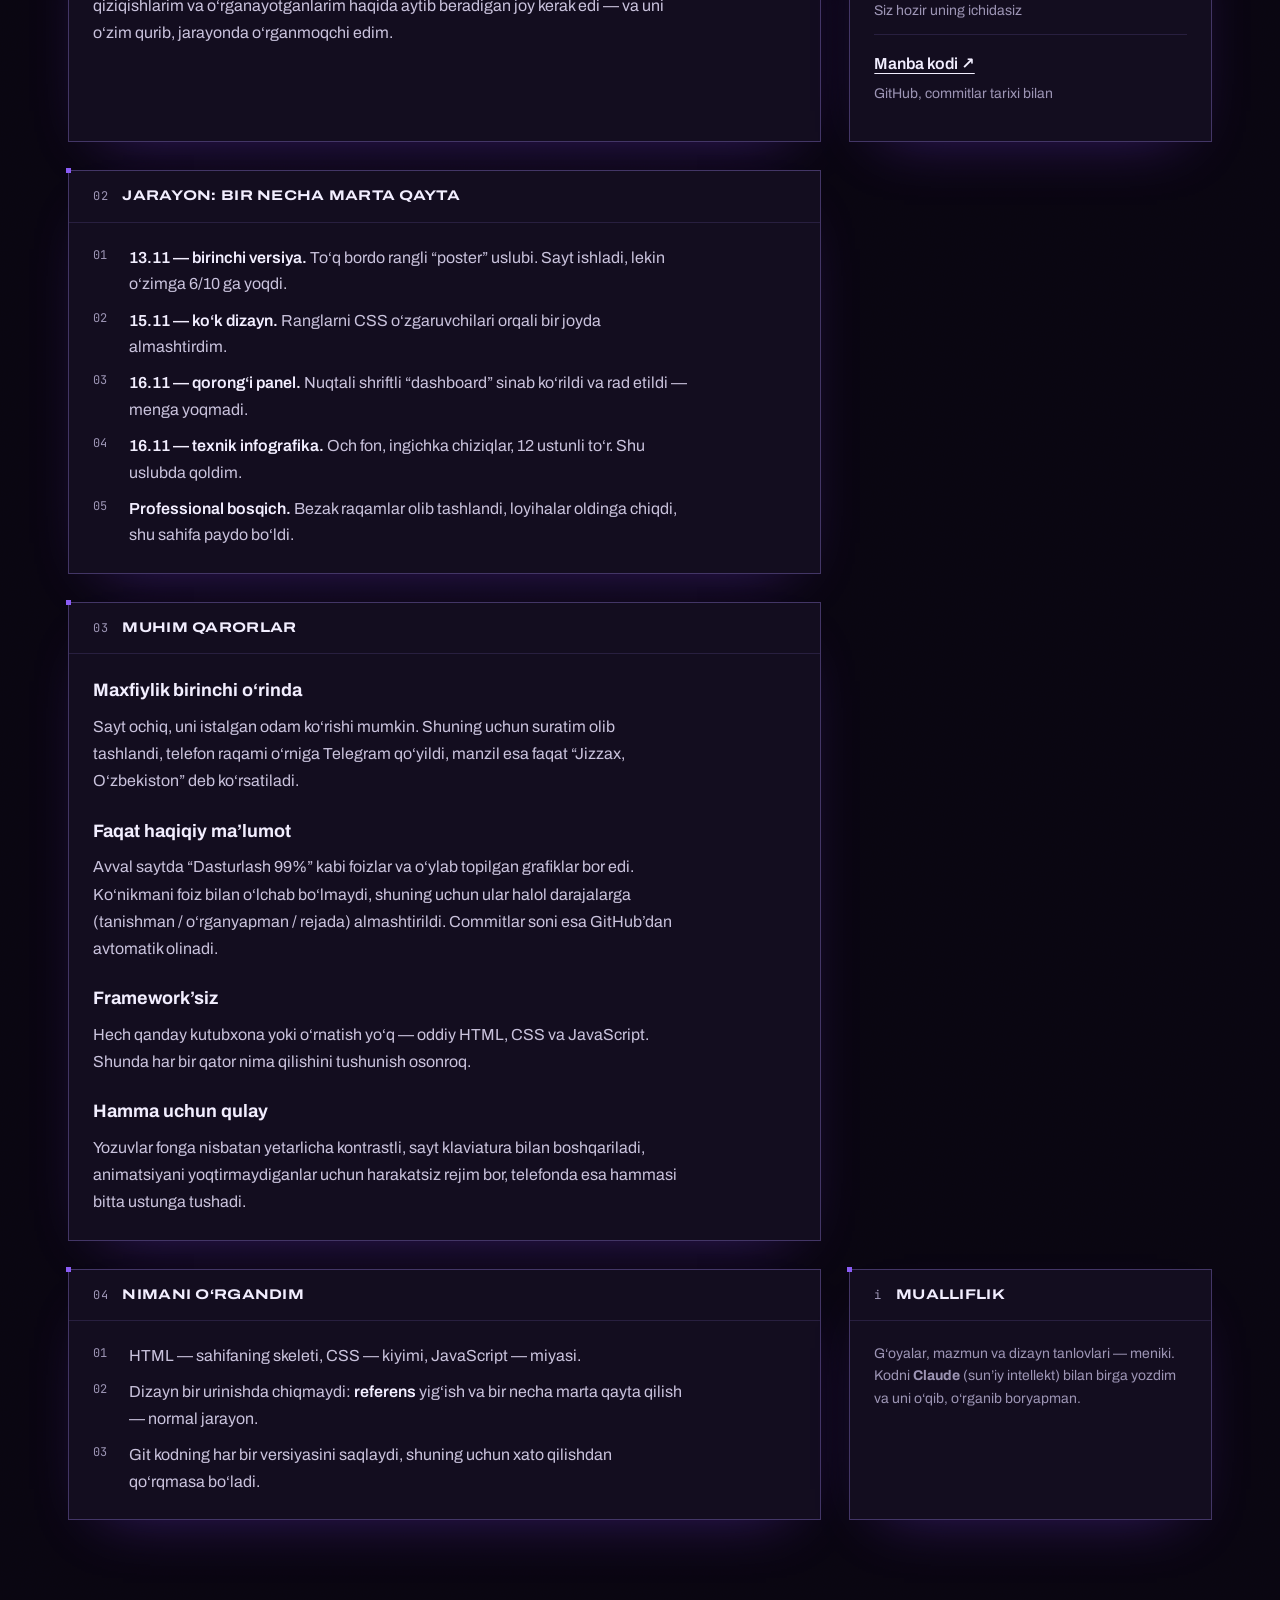
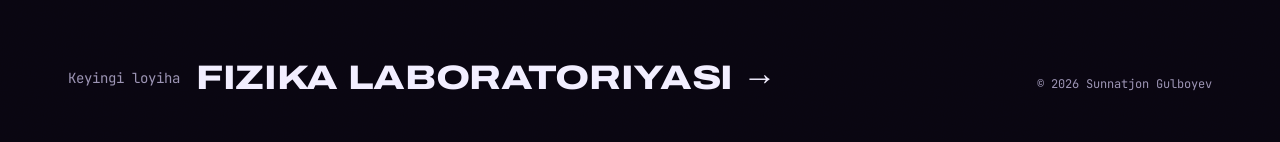
<file: loyihalar/profil-sayti.html>
<!DOCTYPE html>
<html lang="uz">
<head>
  <meta charset="UTF-8">
  <meta name="viewport" content="width=device-width, initial-scale=1.0">
  <title>Shaxsiy profil sayti — Sunnatjon Gulboyev</title>
  <meta name="description" content="Birinchi loyiham: framework’siz HTML, CSS va JavaScript’da qurilgan shaxsiy sayt. Bir necha marta qayta dizayn qilindi — jarayon, qarorlar va o‘rganganlarim.">
  <meta name="theme-color" content="#0a0612">
  <!-- Sayt hammada bir xil: to'q binafsha ("kosmik") dizaynda -->
  <meta name="color-scheme" content="dark">
  <meta property="og:type" content="article">
  <meta property="og:locale" content="uz_UZ">
  <meta property="og:title" content="Shaxsiy profil sayti — Sunnatjon Gulboyev">
  <meta property="og:description" content="Birinchi loyiham: jarayon, dizayn qarorlari va o‘rganganlarim.">
  <meta property="og:url" content="https://sunnatjon-dev.github.io/sunnatjon-profil-sayt/loyihalar/profil-sayti.html">
  <meta property="og:site_name" content="Sunnatjon Gulboyev">
  <meta property="og:image" content="https://sunnatjon-dev.github.io/sunnatjon-profil-sayt/images/og-1200x630.jpg">
  <meta property="og:image:type" content="image/jpeg">
  <meta property="og:image:width" content="1200">
  <meta property="og:image:height" content="630">
  <meta name="twitter:card" content="summary_large_image">
  <link rel="canonical" href="https://sunnatjon-dev.github.io/sunnatjon-profil-sayt/loyihalar/profil-sayti.html">
  <link rel="icon" href="../favicon.svg" type="image/svg+xml">
  <link rel="apple-touch-icon" href="../apple-touch-icon.png">
  <link rel="preload" href="../fonts/archivo-latin.woff2" as="font" type="font/woff2" crossorigin>
  <link rel="preload" href="../fonts/jetbrains-mono-latin.woff2" as="font" type="font/woff2" crossorigin>
  <link rel="stylesheet" href="../style.css?v=20261118b">
</head>
<body>

  <a class="skip" href="#asosiy">Asosiy qismga o‘tish</a>

  <header class="mast">
    <div class="mast__bar">
      <a class="back mono" href="../index.html#loyihalar">← Barcha loyihalar</a>
      <span class="mono">Loyiha #001</span>
    </div>

    <h1 class="mast__title case__title display">Profil<br>sayti</h1>

    <div class="hero">
      <p class="hero__lead">Dasturlashdagi <em>birinchi qadamim</em>: o‘zim haqimda, framework’siz qurilgan sayt.</p>
      <div class="hero__side">
        <dl class="case__meta">
          <div><dt>Yil</dt><dd>2026</dd></div>
          <div><dt>Turi</dt><dd>Shaxsiy sayt</dd></div>
          <div><dt>Texnologiyalar</dt><dd>HTML, CSS, JS</dd></div>
          <div><dt>Holat</dt><dd>Rivojlanmoqda</dd></div>
        </dl>
        <div class="hero__cta">
          <a class="btn" href="../index.html">Saytni ochish
            <svg viewBox="0 0 24 24" aria-hidden="true"><path d="M5 12h14M13 6l6 6-6 6"/></svg>
          </a>
          <a class="btn btn--ghost" href="https://github.com/sunnatjon-dev/sunnatjon-profil-sayt" target="_blank" rel="noopener">Kodni ko‘rish ↗</a>
        </div>
      </div>
    </div>
  </header>

  <main class="sheet case" id="asosiy">

    <figure class="panel c-12 case__shot">
      <img src="../images/sayt.jpg" alt="Profil saytining bosh qismi: katta SUNNATJON yozuvi, qisqa tanishuv va loyihalar paneli" width="1440" height="1000">
      <figcaption class="small">Hozirgi versiya: och kulrang “qog‘oz” fon, ingichka ramkali panellar va 12 ustunli to‘r.</figcaption>
    </figure>

    <section class="panel c-8" aria-labelledby="s1">
      <header class="panel__head"><span class="idx">01</span><h2 id="s1">Maqsad</h2></header>
      <p class="prose">Dasturchi bo‘lish yo‘lidagi birinchi amaliy ishim. Do‘stlarimga o‘zim haqimda, qiziqishlarim va o‘rganayotganlarim haqida aytib beradigan joy kerak edi — va uni o‘zim qurib, jarayonda o‘rganmoqchi edim.</p>
    </section>

    <aside class="panel c-4" aria-labelledby="s-links">
      <header class="panel__head"><span class="idx">→</span><h2 id="s-links">Havolalar</h2></header>
      <ul class="aside-list">
        <li><a href="../index.html">Saytni ochish</a><small>Siz hozir uning ichidasiz</small></li>
        <li><a href="https://github.com/sunnatjon-dev/sunnatjon-profil-sayt" target="_blank" rel="noopener">Manba kodi ↗</a><small>GitHub, commitlar tarixi bilan</small></li>
      </ul>
    </aside>

    <section class="panel c-8" aria-labelledby="s2">
      <header class="panel__head"><span class="idx">02</span><h2 id="s2">Jarayon: bir necha marta qayta</h2></header>
      <ol class="steps">
        <li><b>13.11 — birinchi versiya.</b> To‘q bordo rangli “poster” uslubi. Sayt ishladi, lekin o‘zimga 6/10 ga yoqdi.</li>
        <li><b>15.11 — ko‘k dizayn.</b> Ranglarni CSS o‘zgaruvchilari orqali bir joyda almashtirdim.</li>
        <li><b>16.11 — qorong‘i panel.</b> Nuqtali shriftli “dashboard” sinab ko‘rildi va rad etildi — menga yoqmadi.</li>
        <li><b>16.11 — texnik infografika.</b> Och fon, ingichka chiziqlar, 12 ustunli to‘r. Shu uslubda qoldim.</li>
        <li><b>Professional bosqich.</b> Bezak raqamlar olib tashlandi, loyihalar oldinga chiqdi, shu sahifa paydo bo‘ldi.</li>
      </ol>
    </section>

    <section class="panel c-8" aria-labelledby="s3">
      <header class="panel__head"><span class="idx">03</span><h2 id="s3">Muhim qarorlar</h2></header>
      <h3>Maxfiylik birinchi o‘rinda</h3>
      <p class="prose">Sayt ochiq, uni istalgan odam ko‘rishi mumkin. Shuning uchun suratim olib tashlandi, telefon raqami o‘rniga Telegram qo‘yildi, manzil esa faqat “Jizzax, O‘zbekiston” deb ko‘rsatiladi.</p>
      <h3>Faqat haqiqiy ma’lumot</h3>
      <p class="prose">Avval saytda “Dasturlash 99%” kabi foizlar va o‘ylab topilgan grafiklar bor edi. Ko‘nikmani foiz bilan o‘lchab bo‘lmaydi, shuning uchun ular halol darajalarga (tanishman / o‘rganyapman / rejada) almashtirildi. Commitlar soni esa GitHub’dan avtomatik olinadi.</p>
      <h3>Framework’siz</h3>
      <p class="prose">Hech qanday kutubxona yoki o‘rnatish yo‘q — oddiy HTML, CSS va JavaScript. Shunda har bir qator nima qilishini tushunish osonroq.</p>
      <h3>Hamma uchun qulay</h3>
      <p class="prose">Yozuvlar fonga nisbatan yetarlicha kontrastli, sayt klaviatura bilan boshqariladi, animatsiyani yoqtirmaydiganlar uchun harakatsiz rejim bor, telefonda esa hammasi bitta ustunga tushadi.</p>
    </section>

    <section class="panel c-8" aria-labelledby="s4">
      <header class="panel__head"><span class="idx">04</span><h2 id="s4">Nimani o‘rgandim</h2></header>
      <!-- Bu bo'limni o'z so'zlaringiz bilan qayta yozing — bu sizning tajribangiz! -->
      <ul class="steps">
        <li>HTML — sahifaning skeleti, CSS — kiyimi, JavaScript — miyasi.</li>
        <li>Dizayn bir urinishda chiqmaydi: <b>referens</b> yig‘ish va bir necha marta qayta qilish — normal jarayon.</li>
        <li>Git kodning har bir versiyasini saqlaydi, shuning uchun xato qilishdan qo‘rqmasa bo‘ladi.</li>
      </ul>
    </section>

    <aside class="panel c-4" aria-labelledby="s-author">
      <header class="panel__head"><span class="idx">i</span><h2 id="s-author">Mualliflik</h2></header>
      <p class="small">G‘oyalar, mazmun va dizayn tanlovlari — meniki. Kodni <b>Claude</b> (sun’iy intellekt) bilan birga yozdim va uni o‘qib, o‘rganib boryapman.</p>
    </aside>

  </main>

  <footer class="foot">
    <a class="next" href="fizika-laboratoriyasi.html">
      <span class="mono small">Keyingi loyiha</span>
      <b class="display">Fizika laboratoriyasi →</b>
    </a>
    <div class="foot__side">
      <p class="mono">© 2026 Sunnatjon Gulboyev</p>
    </div>
  </footer>

</body>
</html>
</file>
<file: style.css>
/* =========================================================
   0. SHRIFTLAR — loyihaning o'zida (fonts/ papkasi), Google'ga bog'liq emas.
   Ikkalasi ham "variable" shrift: bitta faylda barcha qalinlik va kengliklar bor.
   Litsenziya: SIL Open Font License (fonts/OFL-*.txt)
   ========================================================= */
@font-face {
  font-family: "Archivo";
  src: url("fonts/archivo-latin.woff2") format("woff2");
  font-weight: 100 900;
  font-stretch: 62% 125%;
  font-style: normal;
  font-display: swap;
}
@font-face {
  font-family: "JetBrains Mono";
  src: url("fonts/jetbrains-mono-latin.woff2") format("woff2");
  font-weight: 100 800;
  font-style: normal;
  font-display: optional;   /* kech kelsa — sahifa siljimasligi uchun zaxira shriftda qoladi */
}

/* Zaxira shriftlar Archivo o'lchamlariga moslangan (ascent 88%, descent 21% — brauzerda o'lchangan).
   Archivo yuklanguncha matn aynan shu joyda turadi, keyin almashganda sahifa "sakramaydi". */
@font-face {
  font-family: "Archivo Fallback Display";
  src: local("Arial Black");
  ascent-override: 88%;
  descent-override: 21%;
  line-gap-override: 0%;
}
@font-face {
  font-family: "Archivo Fallback";
  src: local("Segoe UI"), local("Roboto"), local("Arial");
  size-adjust: 108%;          /* Archivo bir oz kengroq — qatorlar bir xil bo'linsin */
  ascent-override: 81.5%;     /* 88% / 1.08 */
  descent-override: 19.4%;    /* 21% / 1.08 */
  line-gap-override: 0%;
}


/* =========================================================
   1. RANGLAR VA ASOSIY SOZLAMALAR
   Rangni o'zgartirmoqchi bo'lsangiz — faqat shu yerni o'zgartiring!
   ========================================================= */
:root {
  --paper: #0a0612;           /* sahifa foni — deyarli qora binafsha ("kosmos") */
  --panel: #130d1f;           /* panellar — to'q binafsha */
  --field: #0e0918;           /* inputlar va grafik maydoni — paneldan biroz to'qroq */
  --ink: #f2eeff;             /* asosiy yozuv — oq-lavanda */
  --text: #c9c2dc;            /* oddiy matn (panelda 10.6:1) */
  --muted: #9d95b5;           /* xira matn (panelda 6.5:1) */
  --frame: rgba(167, 139, 250, 0.32);  /* panel ramkasi — binafsha chiziq */
  --rule: rgba(167, 139, 250, 0.14);   /* ichki ingichka chiziqlar */
  --grey: #5f5679;
  --track: rgba(167, 139, 250, 0.16);  /* progress chizig'ining bo'sh qismi */
  --code-bg: rgba(167, 139, 250, 0.14);
  --hover: rgba(167, 139, 250, 0.12);  /* tugma ustiga kelganda */
  --placeholder: #8a82a3;
  --mark: rgba(139, 92, 246, 0.18);   /* urg'u rangining shaffof varianti */

  /* Urg'u rangi — binafsha (referensdagi "kosmik" uslub) */
  --accent: #8b5cf6;          /* to'ldirishlar: nuqtalar, progress, surgichlar, grafikdagi to'p */
  --accent-text: #a78bfa;     /* matn sifatida (fonda 7.3:1) */
  --btn-from: #7c3aed;        /* tugma gradienti (oq yozuv bilan 5.6:1) */
  --btn-to: #9333ea;          /* (oq yozuv bilan 5.2:1) */
  --accent-on-dark: #c4b5fd;  /* qora terminal ichida */
  --glow: rgba(139, 92, 246, 0.55);  /* porlash effekti */

  /* Yozuv o'lchamlari shkalasi — butun saytda faqat shular ishlatiladi */
  --fs-xs: 12px;     /* yorliqlar, mono yozuvlar */
  --fs-sm: 14px;     /* izohlar */
  --fs-md: 15px;     /* panel ichidagi matn */
  --fs-base: 16px;   /* asosiy matn */
  --fs-lg: 18px;     /* kichik sarlavhalar */

  --font-display: "Archivo", "Archivo Fallback Display", "Arial Black", sans-serif;   /* katta sarlavhalar */
  --font-body: "Archivo", "Archivo Fallback", system-ui, -apple-system, "Segoe UI", Roboto, sans-serif;   /* oddiy matn */
  --font-mono: "JetBrains Mono", Consolas, monospace;

  --gap: 28px;
  --pad: 24px;
  --gutter: clamp(16px, 4vw, 48px);
  --ease: cubic-bezier(.2, .8, .2, 1);
  /* Sayt hammada bir xil — to'q binafsha dizaynda. Brauzerning o'z elementlari
     (surgich, skroll, kalendar) ham qorong'i ko'rinishda chiqadi. */
  color-scheme: dark;
}

* { box-sizing: border-box; margin: 0; padding: 0; }

html {
  scroll-behavior: smooth;
  scroll-padding-top: 24px;
  -webkit-text-size-adjust: 100%;
}

body {
  min-height: 100vh;
  background-color: var(--paper);
  /* Qog'oz donadorligi (juda yengil shovqin) */
  background-image: url("data:image/svg+xml;utf8,<svg xmlns='http://www.w3.org/2000/svg' width='180' height='180'><filter id='n'><feTurbulence type='fractalNoise' baseFrequency='.85' numOctaves='2' stitchTiles='stitch'/><feColorMatrix values='0 0 0 0 0  0 0 0 0 0  0 0 0 0 0  0 0 0 .06 0'/></filter><rect width='100%' height='100%' filter='url(%23n)'/></svg>");
  color: var(--text);
  font-family: var(--font-body);
  font-size: var(--fs-base);
  line-height: 1.6;
  -webkit-font-smoothing: antialiased;
  overflow-x: hidden;
}

/* "Kosmik" fon: binafsha tumanliklar (nebula) + mayda yulduzlar. Ekranga mahkamlangan —
   aylantirganda joyida turadi, panellar ostida qoladi. Yulduzlar — 900px li SVG bo'lagi, takrorlanadi. */
body::before {
  content: "";
  position: fixed;
  inset: 0;
  z-index: -1;
  pointer-events: none;
  background:
    radial-gradient(55vw 45vw at 100% 0%, rgba(124, 58, 237, 0.30), transparent 70%),
    radial-gradient(45vw 45vw at 0% 45%, rgba(192, 38, 211, 0.14), transparent 70%),
    radial-gradient(60vw 40vw at 50% 100%, rgba(76, 29, 149, 0.35), transparent 70%),
    url("data:image/svg+xml;utf8,<svg xmlns='http://www.w3.org/2000/svg' width='900' height='900'><g fill='%23e9e2ff'><circle cx='0' cy='829' r='0.82' fill-opacity='0.30'/><circle cx='656' cy='479' r='0.86' fill-opacity='0.59'/><circle cx='680' cy='489' r='1.25' fill-opacity='0.53'/><circle cx='735' cy='218' r='0.91' fill-opacity='0.57'/><circle cx='628' cy='48' r='1.25' fill-opacity='0.44'/><circle cx='830' cy='727' r='0.64' fill-opacity='0.46'/><circle cx='831' cy='620' r='1.21' fill-opacity='0.50'/><circle cx='821' cy='818' r='0.91' fill-opacity='0.36'/><circle cx='753' cy='299' r='0.67' fill-opacity='0.34'/><circle cx='386' cy='265' r='1.53' fill-opacity='0.49'/><circle cx='656' cy='790' r='0.56' fill-opacity='0.33'/><circle cx='505' cy='458' r='0.96' fill-opacity='0.29'/><circle cx='818' cy='49' r='0.90' fill-opacity='0.37'/><circle cx='598' cy='832' r='1.07' fill-opacity='0.27'/><circle cx='365' cy='255' r='0.90' fill-opacity='0.41'/><circle cx='299' cy='478' r='1.18' fill-opacity='0.31'/><circle cx='816' cy='412' r='1.45' fill-opacity='0.53'/><circle cx='571' cy='465' r='1.06' fill-opacity='0.56'/><circle cx='846' cy='357' r='1.28' fill-opacity='0.32'/><circle cx='528' cy='316' r='0.86' fill-opacity='0.40'/><circle cx='715' cy='790' r='0.62' fill-opacity='0.63'/><circle cx='70' cy='366' r='0.67' fill-opacity='0.22'/><circle cx='897' cy='198' r='1.20' fill-opacity='0.26'/><circle cx='411' cy='534' r='0.65' fill-opacity='0.69'/><circle cx='796' cy='802' r='1.47' fill-opacity='0.68'/><circle cx='685' cy='248' r='0.51' fill-opacity='0.32'/><circle cx='68' cy='1' r='1.18' fill-opacity='0.31'/><circle cx='667' cy='440' r='1.26' fill-opacity='0.31'/><circle cx='794' cy='212' r='0.91' fill-opacity='0.67'/><circle cx='107' cy='440' r='0.50' fill-opacity='0.68'/><circle cx='573' cy='830' r='0.52' fill-opacity='0.68'/><circle cx='169' cy='872' r='1.12' fill-opacity='0.55'/><circle cx='240' cy='200' r='0.73' fill-opacity='0.49'/><circle cx='47' cy='692' r='1.27' fill-opacity='0.57'/><circle cx='448' cy='29' r='0.62' fill-opacity='0.69'/><circle cx='118' cy='619' r='1.48' fill-opacity='0.20'/><circle cx='795' cy='775' r='1.59' fill-opacity='0.70'/><circle cx='688' cy='378' r='0.77' fill-opacity='0.58'/><circle cx='794' cy='358' r='0.76' fill-opacity='0.40'/><circle cx='798' cy='503' r='0.89' fill-opacity='0.52'/><circle cx='661' cy='302' r='1.30' fill-opacity='0.41'/><circle cx='179' cy='281' r='1.58' fill-opacity='0.73'/><circle cx='569' cy='785' r='1.51' fill-opacity='0.29'/><circle cx='581' cy='122' r='1.05' fill-opacity='0.49'/><circle cx='694' cy='851' r='1.03' fill-opacity='0.28'/><circle cx='402' cy='149' r='1.23' fill-opacity='0.47'/><circle cx='505' cy='456' r='1.33' fill-opacity='0.38'/><circle cx='676' cy='23' r='0.83' fill-opacity='0.48'/><circle cx='182' cy='651' r='0.82' fill-opacity='0.31'/><circle cx='594' cy='386' r='0.58' fill-opacity='0.61'/><circle cx='741' cy='824' r='1.50' fill-opacity='0.55'/><circle cx='863' cy='23' r='1.34' fill-opacity='0.51'/><circle cx='652' cy='808' r='0.54' fill-opacity='0.25'/><circle cx='72' cy='97' r='0.59' fill-opacity='0.19'/><circle cx='545' cy='851' r='0.71' fill-opacity='0.25'/><circle cx='182' cy='607' r='0.77' fill-opacity='0.43'/><circle cx='895' cy='380' r='1.24' fill-opacity='0.61'/><circle cx='357' cy='375' r='0.57' fill-opacity='0.31'/><circle cx='727' cy='877' r='0.67' fill-opacity='0.69'/><circle cx='458' cy='110' r='0.73' fill-opacity='0.51'/><circle cx='153' cy='70' r='0.80' fill-opacity='0.54'/><circle cx='500' cy='433' r='1.59' fill-opacity='0.22'/><circle cx='372' cy='283' r='0.50' fill-opacity='0.18'/><circle cx='372' cy='82' r='0.76' fill-opacity='0.69'/><circle cx='700' cy='688' r='0.98' fill-opacity='0.65'/><circle cx='866' cy='721' r='1.23' fill-opacity='0.49'/><circle cx='313' cy='366' r='1.05' fill-opacity='0.45'/><circle cx='511' cy='650' r='1.23' fill-opacity='0.53'/><circle cx='656' cy='796' r='1.43' fill-opacity='0.72'/><circle cx='394' cy='438' r='1.55' fill-opacity='0.72'/><circle cx='322' cy='71' r='0.88' fill-opacity='0.67'/><circle cx='638' cy='664' r='1.55' fill-opacity='0.61'/><circle cx='186' cy='214' r='1.38' fill-opacity='0.24'/><circle cx='824' cy='720' r='1.20' fill-opacity='0.57'/><circle cx='482' cy='399' r='1.46' fill-opacity='0.49'/><circle cx='786' cy='244' r='1.26' fill-opacity='0.42'/><circle cx='356' cy='169' r='1.15' fill-opacity='0.31'/><circle cx='809' cy='740' r='0.87' fill-opacity='0.56'/><circle cx='790' cy='104' r='0.84' fill-opacity='0.69'/><circle cx='1' cy='119' r='0.94' fill-opacity='0.19'/></g></svg>") 0 0 / 900px 900px;
}

a { color: inherit; }
button, input, textarea { font: inherit; color: inherit; }
ul, ol { list-style: none; }
svg { display: block; }

.display {
  font-family: var(--font-display);
  font-stretch: 125%;
  font-weight: 800;
  line-height: 0.9;
  letter-spacing: -0.01em;
  text-transform: uppercase;
  color: var(--ink);
}
.mono { font-family: var(--font-mono); }

:focus-visible { outline: 2px solid var(--ink); outline-offset: 3px; }

.skip {
  position: absolute;
  left: 16px;
  top: -60px;
  z-index: 10;
  padding: 10px 16px;
  background: var(--ink);
  color: var(--paper);
  text-decoration: none;
}
.skip:focus { top: 16px; }


/* =========================================================
   2. SARLAVHA
   ========================================================= */
.mast {
  max-width: 1240px;
  margin: 0 auto;
  padding: 20px var(--gutter) 0;
}

.mast__bar {
  display: flex;
  justify-content: space-between;
  align-items: center;
  gap: 16px;
  padding-bottom: 10px;
  border-bottom: 1.5px solid var(--ink);
  color: var(--muted);
  font-size: var(--fs-xs);
  letter-spacing: 0.06em;
}

.mast__nav { display: flex; }
.mast__nav a {
  display: inline-flex;
  align-items: center;
  min-height: 40px;
  padding: 0 14px;
  color: var(--ink);
  font-family: var(--font-mono);
  font-size: var(--fs-xs);
  text-decoration: none;
  text-transform: uppercase;
  letter-spacing: 0.06em;
}
.mast__nav a:last-child { padding-right: 0; }
.mast__nav a:hover { text-decoration: underline; text-underline-offset: 4px; }

.mast__title {
  margin: clamp(28px, 5vw, 56px) 0 clamp(20px, 3vw, 32px);
  font-size: min(11vw, 136px);   /* oxiridagi nuqta bilan ham bir qatorga sig'adi */
  font-weight: 900;
  line-height: 0.82;
  letter-spacing: -0.025em;
}

.status { display: flex; align-items: center; gap: 10px; color: var(--ink); }
.status__dot {
  width: 9px;
  height: 9px;
  border-radius: 50%;
  background: var(--accent);
  box-shadow: 0 0 0 1.5px var(--ink);
  animation: pulse 2.4s infinite;
}
@keyframes pulse {
  0%, 100% { box-shadow: 0 0 0 1.5px var(--ink), 0 0 0 0 rgba(139, 92, 246, .6); }
  60% { box-shadow: 0 0 0 1.5px var(--ink), 0 0 0 7px rgba(139, 92, 246, 0); }
}

.barcode { height: 34px; width: auto; fill: var(--ink); }

/* Faqat ekran o'quvchi dasturlar uchun (ko'zga ko'rinmaydi) */
.sr-only {
  position: absolute;
  width: 1px;
  height: 1px;
  overflow: hidden;
  clip: rect(0 0 0 0);
  white-space: nowrap;
}

/* Bosh qism: asosiy jumla + harakatga chaqiruv */
.hero {
  display: grid;
  grid-template-columns: minmax(0, 7fr) minmax(0, 5fr);
  gap: 48px;
  align-items: end;
  padding: 28px 0 32px;
  border-top: 1px solid var(--frame);
  border-bottom: 1px solid var(--frame);
}
.hero__lead {
  max-width: 24ch;
  color: var(--ink);
  font-size: clamp(24px, 2.6vw, 34px);
  font-weight: 500;
  line-height: 1.25;
  letter-spacing: -0.01em;
  text-wrap: balance;
}
.hero__lead em {
  font-style: normal;
  color: var(--accent-text);   /* eng muhim so'zlar binafshada */
  text-shadow: 0 0 28px var(--glow);   /* yengil porlash */
}

/* Sarlavha oxiridagi ko'k nuqta — saytning kichik "belgisi" */
.mast__dot { color: var(--accent); text-shadow: 0 0 34px var(--glow); }
.hero__side { display: grid; gap: 18px; }
.status { font-size: var(--fs-xs); letter-spacing: 0.04em; text-transform: uppercase; }
.hero__cta { display: flex; flex-wrap: wrap; gap: 8px; }
.socials {
  display: flex;
  flex-wrap: wrap;
  gap: 4px 22px;
  font-family: var(--font-mono);
  font-size: var(--fs-xs);
  text-transform: uppercase;
  letter-spacing: 0.06em;
}
.socials a {
  display: inline-flex;
  align-items: center;
  min-height: 32px;
  color: var(--ink);
  text-decoration: none;
}
.socials a:hover { text-decoration: underline; text-underline-offset: 4px; }


/* =========================================================
   3. PANELLAR TO'RI (12 ustunli)
   ========================================================= */
.sheet {
  max-width: 1240px;
  margin: clamp(40px, 6vw, 72px) auto 0;
  padding: 0 var(--gutter);
  display: grid;
  grid-template-columns: repeat(12, minmax(0, 1fr));
  gap: var(--gap);
  align-items: stretch;
}
.c-3 { grid-column: span 3; }
.c-4 { grid-column: span 4; }
.c-5 { grid-column: span 5; }
.c-7 { grid-column: span 7; }
.c-8 { grid-column: span 8; }

.panel {
  position: relative;
  display: flex;
  flex-direction: column;
  padding: var(--pad);
  background: var(--panel);
  border: 1px solid var(--frame);
  box-shadow: 0 24px 60px -34px rgba(124, 58, 237, 0.45);
  scroll-margin-top: 24px;
}

/* Chap-yuqori burchakdagi kichik qora kvadrat */
.panel::before {
  content: "";
  position: absolute;
  top: -3px;
  left: -3px;
  width: 5px;
  height: 5px;
  background: var(--accent);
}

/* Panellarni bir-biriga ulovchi "sim" — oxirida kichik halqa */
.w-r::after {
  content: "";
  position: absolute;
  top: 52px;
  left: 100%;
  width: calc(var(--gap) + 5px);
  height: 9px;
  background:
    radial-gradient(circle, var(--panel) 0 2.4px, var(--ink) 2.8px 3.8px, transparent 4.3px) right center / 9px 9px no-repeat,
    linear-gradient(var(--ink), var(--ink)) left center / calc(100% - 6px) 1px no-repeat;
}

.panel__head {
  display: grid;
  grid-template-columns: auto 1fr auto;
  align-items: baseline;
  gap: 14px;
  margin: calc(var(--pad) * -1) calc(var(--pad) * -1) 22px;
  padding: 14px var(--pad);
  border-bottom: 1px solid var(--rule);
}
.idx, .code {
  font-family: var(--font-mono);
  font-size: var(--fs-xs);
  letter-spacing: 0.06em;
  color: var(--muted);
}
.panel__head h2 {
  color: var(--ink);
  font-size: var(--fs-sm);
  font-weight: 700;
  font-stretch: 125%;
  letter-spacing: 0.02em;
  text-transform: uppercase;
}
.code { text-transform: uppercase; white-space: nowrap; }

/* Matn bo'laklari */
.prose { color: var(--text); line-height: 1.7; max-width: 46ch; text-wrap: pretty; }
.prose + .prose { margin-top: 12px; }
.small { color: var(--muted); font-size: var(--fs-sm); line-height: 1.6; text-wrap: pretty; }
.label {
  color: var(--muted);
  font-family: var(--font-mono);
  font-size: var(--fs-xs);
  letter-spacing: 0.06em;
  text-transform: uppercase;
}
.label--row { display: flex; justify-content: space-between; gap: 12px; }
code {
  padding: 1px 6px;
  background: var(--code-bg);
  color: var(--ink);
  font-family: var(--font-mono);
  font-size: 0.9em;
}

/* Raqamli faktlar (Sinf / Texnologiya / Loyiha) */
.facts {
  display: grid;
  grid-template-columns: repeat(3, 1fr);
  margin-top: auto;
  padding-top: 26px;
}
.facts > div { padding: 14px 0 0 16px; border-top: 1px solid var(--frame); border-left: 1px solid var(--rule); }
.facts > div:first-child { padding-left: 0; border-left: 0; }
.facts b { display: block; font-size: 40px; }
.facts small { display: block; margin-top: 8px; color: var(--muted); font-family: var(--font-mono); font-size: var(--fs-xs); text-transform: uppercase; letter-spacing: 0.06em; }
.facts--two { grid-template-columns: repeat(2, 1fr); }


/* =========================================================
   4. PANELLAR ICHIDAGI BO'LAKLAR
   ========================================================= */
/* 001 — GitHub raqamlari */
.gh b { font-size: 34px; font-variant-numeric: tabular-nums; }
.gh__note { margin-top: 14px; }
.gh__note a, .small a { color: var(--ink); text-underline-offset: 3px; }

/* 002 — Loyihalar */
.projects { display: grid; }
.proj {
  display: grid;
  grid-template-columns: 56px minmax(0, 1fr) auto;
  gap: 8px 20px;
  padding: 20px 0;
  border-top: 1px solid var(--rule);
}
.proj:first-child { padding-top: 0; border-top: 0; }
.proj__n { color: var(--muted); font-size: var(--fs-xs); line-height: 1.9; }
.proj h3 { color: var(--ink); font-size: var(--fs-lg); font-weight: 700; font-stretch: 112%; line-height: 1.3; }
.proj h3 a { display: inline-block; padding: 2px 0; text-decoration: none; }
.proj h3 a:hover { text-decoration: underline; text-decoration-color: var(--accent); text-decoration-thickness: 3px; text-underline-offset: 5px; }
.proj p { margin-top: 6px; color: var(--text); font-size: var(--fs-md); line-height: 1.65; max-width: 52ch; text-wrap: pretty; }
.proj__links {
  display: flex;
  flex-direction: column;
  align-items: flex-end;
  gap: 6px;
  font-family: var(--font-mono);
  font-size: var(--fs-xs);
  white-space: nowrap;
}
.proj__links a {
  display: inline-flex;
  align-items: center;
  min-height: 32px;
  color: var(--ink);
  text-underline-offset: 4px;
}
.proj__links a:hover { text-decoration-color: var(--accent); text-decoration-thickness: 2px; }
.projects__next { margin-top: auto; padding-top: 18px; border-top: 1px solid var(--rule); }

.tags { display: flex; flex-wrap: wrap; gap: 6px; margin-top: 12px; }
.tags li {
  padding: 2px 8px;
  border: 1px solid var(--frame);
  color: var(--ink);
  font-family: var(--font-mono);
  font-size: var(--fs-xs);
}

/* 004 — Ko'nikmalar: uchta daraja yonma-yon */
.skills {
  display: grid;
  grid-template-columns: repeat(3, minmax(0, 1fr));
  gap: 32px;
  padding: 26px 0;
  border-top: 1px solid var(--rule);
  border-bottom: 1px solid var(--rule);
}
.skills h3 {
  display: flex;
  align-items: center;
  gap: 10px;
  margin-bottom: 8px;
  color: var(--ink);
  font-family: var(--font-mono);
  font-size: var(--fs-xs);
  font-weight: 500;
  letter-spacing: 0.06em;
  text-transform: uppercase;
}
.skills h3 i { width: 10px; height: 10px; background: var(--ink); }
.skills h3 i.c { background: var(--accent); box-shadow: inset 0 0 0 1px var(--ink); }
.skills h3 i.l { background: transparent; box-shadow: inset 0 0 0 1px var(--ink); }
.skills li { padding: 5px 0 5px 20px; color: var(--text); font-size: var(--fs-md); }
.skills li b { color: var(--ink); font-weight: 600; }
.yol__foot {
  display: grid;
  grid-template-columns: minmax(0, 7fr) minmax(0, 5fr);
  gap: 40px;
  align-items: end;
  padding-top: 24px;
}
.yol__foot > .label { text-align: right; }

/* Grafikalar */
.figure { font-size: clamp(52px, 5.4vw, 72px); font-variant-numeric: tabular-nums; }
.figure + .label { margin-top: 10px; }
.panel > .label--row:last-child { margin-top: auto; }

.legend { margin-top: auto; padding-top: 22px; justify-content: flex-start; gap: 18px; }
.legend span { display: inline-flex; align-items: center; gap: 8px; }
.legend i { width: 10px; height: 10px; background: var(--ink); }
.legend i.c { background: var(--accent); box-shadow: inset 0 0 0 1px var(--ink); }
.legend i.l { background: transparent; box-shadow: inset 0 0 0 1px var(--ink); }

/* 004 — Yo'l: sxema */
.route {
  display: grid;
  grid-template-columns: repeat(5, 1fr);
  margin: 4px 0 30px;
}
.route li {
  position: relative;
  display: flex;
  flex-direction: column;
  align-items: flex-start;
  gap: 4px;
}
.route li + li::before {   /* tugunlarni ulovchi chiziq */
  content: "";
  position: absolute;
  top: 36px;
  right: calc(100% - 0px);
  width: calc(100% - 20px);
  height: 1px;
  background: var(--frame);
}
.route li.done + li::before { height: 2px; margin-top: -0.5px; background: var(--ink); }
.route small { color: var(--muted); font-family: var(--font-mono); font-size: var(--fs-xs); }
.node {
  position: relative;
  width: 20px;
  height: 20px;
  margin: 4px 0 10px;
  border-radius: 50%;
  border: 1.5px solid var(--ink);
  background: var(--panel);
}
.done .node { background: var(--ink); }
.done .node::after {   /* belgi ✓ */
  content: "";
  position: absolute;
  left: 5px;
  top: 4.5px;
  width: 7px;
  height: 4px;
  border-left: 1.6px solid var(--panel);
  border-bottom: 1.6px solid var(--panel);
  transform: rotate(-45deg);
}
.now .node { background: var(--accent); box-shadow: 0 0 0 4px var(--panel), 0 0 0 5px var(--ink); }
.route b { color: var(--ink); font-size: var(--fs-md); font-weight: 700; font-stretch: 112%; }
.route em { color: var(--muted); font-family: var(--font-mono); font-size: var(--fs-xs); font-style: normal; }
.now em { color: var(--ink); }

.progress { margin-top: auto; }
.progress .label { margin-bottom: 10px; }
.progress .label span:last-child { color: var(--ink); }
.progress__bar { display: flex; height: 6px; background: var(--track); }
.progress__bar i { transform-origin: left; transition: transform 1s var(--ease) .2s; }
.progress__bar i:first-child { width: 40%; background: var(--ink); }
.progress__bar i:last-child { width: 10%; background: var(--accent); transition-delay: .7s; }

/* 005 — O'rganish kundaligi */
.c-12 { grid-column: 1 / -1; }
/* Teg ranglari: bitta urg'u rangi (moviy) + qora/kulrang/bo'sh — to'rtta aniq farq */
.t-html { --tc: var(--ink); }
.t-css { --tc: var(--accent); }
.t-js { --tc: linear-gradient(135deg, var(--ink) 50%, var(--accent) 50%); }
.t-git { --tc: transparent; }

.diary__intro {
  display: flex;
  align-items: center;
  gap: 22px;
  margin-bottom: 24px;
  padding-bottom: 20px;
  border-bottom: 1px solid var(--rule);
}
.diary__intro .figure { font-size: 56px; }
.diary__intro .small { max-width: 44ch; }
.diary__legend { flex-wrap: wrap; row-gap: 8px; margin-top: 10px; padding-top: 0; }
.diary__legend i { background: var(--tc); box-shadow: inset 0 0 0 1px var(--ink); }

.log {
  position: relative;
  margin-left: 6px;
  padding-left: 28px;
  border-left: 1px solid var(--frame);
}
.log__item {
  position: relative;
  display: grid;
  grid-template-columns: 100px minmax(0, 1fr);
  grid-template-rows: auto 1fr;
  align-items: start;
  column-gap: 20px;
  row-gap: 8px;
  padding: 16px 0;
  border-top: 1px solid var(--rule);
}
.log__item > div { grid-column: 2; grid-row: 1 / span 2; }
.log__item:first-child { padding-top: 0; border-top: 0; }
.log__item::before {   /* chiziqdagi tugun */
  content: "";
  position: absolute;
  left: -34px;
  top: 21px;
  width: 11px;
  height: 11px;
  border-radius: 50%;
  border: 1.5px solid var(--ink);
  background: var(--panel);
}
.log__item:first-child::before { top: 5px; background: var(--accent); }
.log__item time { color: var(--muted); font-size: var(--fs-xs); font-variant-numeric: tabular-nums; }
.log__tag {
  display: inline-flex;
  align-items: center;
  justify-self: start;
  gap: 6px;
  padding: 2px 8px;
  border: 1px solid var(--frame);
  color: var(--ink);
  font-family: var(--font-mono);
  font-size: var(--fs-xs);
  text-transform: uppercase;
  letter-spacing: 0.04em;
}
.log__tag::before {
  content: "";
  width: 8px;
  height: 8px;
  background: var(--tc);
  box-shadow: inset 0 0 0 1px var(--ink);
}
.log__item h3 { color: var(--ink); font-size: var(--fs-base); font-weight: 600; line-height: 1.4; }
.log__item p { margin-top: 4px; color: var(--text); font-size: var(--fs-md); line-height: 1.6; text-wrap: pretty; }
.log.is-collapsed .log__item:nth-child(n + 6) { display: none; }

.more {
  align-self: flex-start;
  min-height: 40px;
  margin: 18px 0 0 40px;
  padding: 0 16px;
  border: 1px solid var(--frame);
  background: transparent;
  color: var(--ink);
  font-family: var(--font-mono);
  font-size: var(--fs-xs);
  cursor: pointer;
  transition: background-color .15s, color .15s, transform .15s;
}
.more:hover { background: var(--accent); border-color: var(--accent); color: #fff; }
.more:active { transform: scale(0.96); }

/* 009 — Fizika laboratoriyasi */
.lab {
  display: grid;
  grid-template-columns: minmax(0, 8fr) minmax(0, 4fr);
  gap: 40px;
}
.lab__stage { display: flex; flex-direction: column; gap: 12px; min-width: 0; }
.lab__stage .label--row span:last-child { color: var(--ink); text-transform: none; }
.lab__stage .small b { color: var(--ink); font-weight: 600; }
.lab__canvas {
  position: relative;
  aspect-ratio: 2 / 1;
  background: var(--field);
  border: 1px solid var(--frame);
}
.lab__canvas canvas { position: absolute; inset: 0; width: 100%; height: 100%; }

.lab__controls { display: flex; flex-direction: column; gap: 22px; }

/* Surgichlar (slider) — ingichka qora chiziq, moviy kvadrat tutqich */
.slider { display: grid; gap: 8px; }
.slider__top { display: flex; justify-content: space-between; align-items: baseline; }
.slider__top label {
  color: var(--muted);
  font-family: var(--font-mono);
  font-size: var(--fs-xs);
  letter-spacing: 0.06em;
  text-transform: uppercase;
}
.slider output {
  color: var(--ink);
  font-weight: 700;
  font-stretch: 125%;
  font-size: var(--fs-base);
  font-variant-numeric: tabular-nums;
}
.slider input {
  -webkit-appearance: none;
  appearance: none;
  width: 100%;
  height: 28px;
  background: transparent;
  cursor: pointer;
}
.slider input::-webkit-slider-runnable-track { height: 2px; background: var(--ink); }
.slider input::-moz-range-track { height: 2px; background: var(--ink); }
.slider input::-webkit-slider-thumb {
  -webkit-appearance: none;
  width: 18px;
  height: 18px;
  margin-top: -8px;
  background: var(--accent);
  border: 1.5px solid var(--ink);
  border-radius: 0;
}
.slider input::-moz-range-thumb {
  width: 15px;
  height: 15px;
  background: var(--accent);
  border: 1.5px solid var(--ink);
  border-radius: 0;
}
.slider input:focus-visible { outline: 2px solid var(--ink); outline-offset: 4px; }

/* Sayyora tanlash — bir qatordagi uchta tugma */
.seg { display: grid; grid-template-columns: repeat(3, 1fr); border: 0; }
.seg legend {
  margin-bottom: 8px;
  color: var(--muted);
  font-family: var(--font-mono);
  font-size: var(--fs-xs);
  letter-spacing: 0.06em;
  text-transform: uppercase;
}
.seg label { position: relative; cursor: pointer; }
.seg label + label span { border-left: 0; }
.seg input { position: absolute; opacity: 0; pointer-events: none; }
.seg span {
  display: grid;
  place-items: center;
  min-height: 42px;
  border: 1px solid var(--frame);
  color: var(--ink);
  font-size: var(--fs-sm);
  font-weight: 600;
  transition: background-color .15s, color .15s;
}
.seg label:hover span { background: var(--hover); }
.seg input:checked + span { background: var(--btn-from); color: #fff; }
.seg input:focus-visible + span { outline: 2px solid var(--ink); outline-offset: 2px; }

.readout { margin-top: 0; padding-top: 0; }
.readout b { font-size: 26px; font-variant-numeric: tabular-nums; }

.lab__actions { display: flex; gap: 8px; }
.lab__actions .btn { flex: 1; justify-content: center; }
.btn.btn--ghost {
  flex: 0 0 auto !important;
  background: transparent;
  color: var(--ink);
  box-shadow: inset 0 0 0 1px var(--frame);
}
.btn.btn--ghost:hover { background: var(--hover); color: var(--ink); box-shadow: inset 0 0 0 1px var(--accent-text); }
.lab__msg { min-height: 22px; margin-top: -8px; color: var(--ink); font-family: var(--font-mono); font-size: var(--fs-xs); }



/* =========================================================
   5. TERMINAL
   ========================================================= */
.terminal {
  height: 230px;
  margin-top: 16px;
  padding: 16px 18px;
  overflow-y: auto;
  background: #06030c;
  color: #e6e6e3;
  border-color: var(--rule);
  font-family: var(--font-mono);
  font-size: var(--fs-sm);
  line-height: 1.7;
  cursor: text;
  scrollbar-width: thin;
  scrollbar-color: #444 transparent;
}
.terminal p { white-space: pre-wrap; word-break: break-word; }
.t-prompt { color: var(--accent-on-dark); white-space: nowrap; }
.t-cmd { color: #fff; }
.t-out { color: #cfcfcb; }
.t-ok { color: var(--accent-on-dark); }
.t-err { color: #ff8a5c; }
.t-dim { color: #8d8d89; }
.terminal a { color: #fff; }

.terminal__line { display: flex; gap: 10px; align-items: center; }
.terminal__line input {
  flex: 1;
  min-width: 0;
  background: none;
  border: 0;
  outline: none;
  color: #fff;
  caret-color: var(--accent-on-dark);
}

.chips { display: flex; flex-wrap: wrap; gap: 6px; margin-top: 14px; }
.chips button {
  min-height: 36px;
  padding: 0 14px;
  border: 1px solid var(--frame);
  background: transparent;
  color: var(--ink);
  font-family: var(--font-mono);
  font-size: var(--fs-xs);
  cursor: pointer;
  transition: background-color .15s, color .15s, transform .15s;
}
.chips button:hover { background: var(--accent); border-color: var(--accent); color: #fff; }
.chips button:active { transform: scale(0.96); }


/* =========================================================
   6. ALOQA VA XABAR
   ========================================================= */
.contacts { display: grid; }
.contacts li {
  display: grid;
  grid-template-columns: minmax(0, 1fr) auto;
  align-items: center;
  column-gap: 10px;
  row-gap: 4px;
  padding: 14px 0;
  border-top: 1px solid var(--rule);
}
.contacts li:first-child { padding-top: 0; border-top: 0; }
.contacts small {
  grid-column: 1 / -1;
  color: var(--muted);
  font-family: var(--font-mono);
  font-size: var(--fs-xs);
  letter-spacing: 0.06em;
  text-transform: uppercase;
}
.contacts a, .contacts span {
  display: inline-flex;
  align-items: center;
  min-height: 32px;
  overflow-wrap: anywhere;
  color: var(--ink);
  font-weight: 500;
  text-decoration: none;
}
.contacts a:hover { text-decoration: underline; text-underline-offset: 4px; }

.copy {
  display: grid;
  place-items: center;
  width: 40px;
  height: 40px;
  border: 1px solid var(--frame);
  background: transparent;
  color: var(--ink);
  cursor: pointer;
  transition: background-color .15s, color .15s, transform .15s;
}
.copy:hover { background: var(--accent); border-color: var(--accent); color: #fff; }
.copy:active { transform: scale(0.96); }
.copy svg, .btn svg {
  width: 16px;
  height: 16px;
  fill: none;
  stroke: currentColor;
  stroke-width: 1.8;
  stroke-linecap: square;
}

/* 007 — Aloqa: chapda kontaktlar, o'ngda xabar shakli */
.aloqa {
  display: grid;
  grid-template-columns: minmax(0, 5fr) minmax(0, 7fr);
  gap: 48px;
}
.form { display: grid; grid-template-columns: minmax(0, 1fr); gap: 14px; align-content: start; }
.form__row { display: grid; grid-template-columns: minmax(0, 1fr) minmax(0, 2fr); gap: 14px; }
.form__foot { display: flex; justify-content: space-between; align-items: center; gap: 16px; }
.field { display: flex; flex-direction: column; gap: 8px; }
.field span {
  color: var(--muted);
  font-family: var(--font-mono);
  font-size: var(--fs-xs);
  letter-spacing: 0.06em;
  text-transform: uppercase;
}
.field input, .field textarea {
  width: 100%;
  padding: 12px 14px;
  border: 1px solid var(--frame);
  border-radius: 0;
  background: var(--field);
  color: var(--ink);
  resize: vertical;
  transition: border-color .15s, box-shadow .15s;
}
.field input::placeholder, .field textarea::placeholder { color: var(--placeholder); }
.field input:focus, .field textarea:focus {
  outline: none;
  border-color: var(--ink);
  box-shadow: 0 0 0 3px rgba(139, 92, 246, 0.45);
}
.field textarea { min-height: 96px; }

.btn {
  display: inline-flex;
  align-items: center;
  gap: 12px;
  text-decoration: none;
  min-height: 48px;
  padding: 0 24px;
  border: 0;
  background: linear-gradient(135deg, var(--btn-from), var(--btn-to));
  color: #fff;
  font-weight: 700;
  font-stretch: 125%;
  font-size: var(--fs-sm);
  letter-spacing: 0.04em;
  text-transform: uppercase;
  cursor: pointer;
  white-space: nowrap;
  transition: transform .15s, background-color .15s;
}
.btn svg { color: currentColor; transition: transform .2s var(--ease); }
.btn:hover { filter: brightness(1.12); box-shadow: 0 10px 34px -8px var(--glow); }
.btn:hover svg { transform: translateX(3px); }
.btn:active { transform: scale(0.96); }


/* =========================================================
   7. PASTKI QISM VA XABARCHA
   ========================================================= */
.foot {
  max-width: 1240px;
  margin: clamp(64px, 9vw, 120px) auto 0;
  padding: 28px var(--gutter) 48px;
  display: flex;
  justify-content: space-between;
  align-items: flex-end;
  gap: 32px;
}
.foot__big { font-size: clamp(34px, 5vw, 64px); }
.foot__side { display: grid; justify-items: end; gap: 8px; max-width: 420px; color: var(--muted); font-size: var(--fs-xs); text-align: right; }
.foot__side .barcode { height: 40px; margin-bottom: 10px; }
.foot__credit { font-size: var(--fs-sm); line-height: 1.6; text-wrap: pretty; }
.foot__credit b { color: var(--ink); font-weight: 600; }
.foot__credit a { color: var(--ink); text-underline-offset: 3px; }

.toast {
  position: fixed;
  left: 50%;
  bottom: 24px;
  z-index: 20;
  padding: 12px 20px;
  background: var(--panel);
  color: var(--ink);
  box-shadow: 0 0 0 1px var(--frame), 0 16px 40px -12px var(--glow);
  font-family: var(--font-mono);
  font-size: var(--fs-sm);
  opacity: 0;
  pointer-events: none;
  transform: translate(-50%, 12px);
  transition: opacity .25s, transform .25s var(--ease);
}
.toast.show { opacity: 1; transform: translate(-50%, 0); }


/* =========================================================
   8. PAYDO BO'LISH ANIMATSIYASI
   (faqat JavaScript yoqilgan bo'lsa — aks holda hammasi darhol ko'rinadi)
   ========================================================= */
.js .panel {
  opacity: 0;
  transform: translateY(12px);
  transition: opacity .6s var(--ease), transform .6s var(--ease);
  transition-delay: var(--d, 0s);
}
.js .panel.is-in { opacity: 1; transform: none; }
.js .panel:not(.is-in) .progress__bar i { transform: scaleX(0); }


/* =========================================================
   8.5 LOYIHA SAHIFALARI (loyihalar/*.html)
   ========================================================= */
.back {
  display: inline-flex;
  align-items: center;
  min-height: 40px;
  color: var(--ink);
  font-size: var(--fs-xs);
  text-transform: uppercase;
  letter-spacing: 0.06em;
  text-decoration: none;
}
.back:hover { text-decoration: underline; text-underline-offset: 4px; }
.mast__title.case__title { font-size: min(7.2vw, 94px); }

.case__meta { display: grid; grid-template-columns: repeat(2, minmax(0, 1fr)); gap: 16px 24px; }
.case__meta dt {
  color: var(--muted);
  font-family: var(--font-mono);
  font-size: var(--fs-xs);
  letter-spacing: 0.06em;
  text-transform: uppercase;
}
.case__meta dd { margin-top: 2px; color: var(--ink); font-weight: 600; }

.case__shot { padding: 0; }
.case__shot img { display: block; width: 100%; height: auto; }
.case__shot figcaption { padding: 12px var(--pad); border-top: 1px solid var(--rule); }

.case .prose { max-width: 66ch; }
.case .prose + .prose, .case .prose + .steps, .case .steps + .prose { margin-top: 14px; }
.case h3 { margin: 22px 0 8px; color: var(--ink); font-size: var(--fs-lg); font-weight: 700; }
.case h3:first-of-type { margin-top: 0; }

.steps { counter-reset: qadam; display: grid; gap: 10px; max-width: 66ch; }
.steps li { position: relative; padding-left: 36px; color: var(--text); line-height: 1.65; }
.steps li::before {
  counter-increment: qadam;
  content: counter(qadam, decimal-leading-zero);
  position: absolute;
  left: 0;
  top: 1px;
  color: var(--muted);
  font-family: var(--font-mono);
  font-size: var(--fs-xs);
}
.steps b { color: var(--ink); font-weight: 600; }

.formula {
  margin: 4px 0 18px;
  padding: 16px 18px;
  overflow-x: auto;
  background: var(--field);
  border: 1px solid var(--frame);
  color: var(--ink);
  font-family: var(--font-mono);
  font-size: var(--fs-sm);
  line-height: 1.9;
}

.aside-list { display: grid; }
.aside-list li { padding: 12px 0; border-top: 1px solid var(--rule); }
.aside-list li:first-child { padding-top: 0; border-top: 0; }
.aside-list a { display: inline-block; padding: 4px 0; color: var(--ink); font-weight: 600; text-underline-offset: 4px; }
.aside-list small { display: block; margin-top: 2px; color: var(--muted); font-size: var(--fs-sm); }

.next {
  display: flex;
  justify-content: space-between;
  align-items: center;
  gap: 16px;
  color: var(--ink);
  text-decoration: none;
}
.next b { font-size: clamp(22px, 3vw, 34px); }
.next:hover b { text-decoration: underline; text-decoration-color: var(--accent); text-decoration-thickness: 4px; text-underline-offset: 8px; }


/* =========================================================
   9. EKRAN O'LCHAMIGA MOSLASHISH
   ========================================================= */
@media (max-width: 1080px) {
  .sheet { grid-template-columns: repeat(6, minmax(0, 1fr)); }
  .c-3, .c-4, .c-5 { grid-column: span 3; }
  .c-5, .c-7, .c-8 { grid-column: 1 / -1; }
  .w-r::after { display: none; }
  .hero { grid-template-columns: 1fr; gap: 28px; }
}

@media (max-width: 860px) {
  .aloqa { grid-template-columns: minmax(0, 1fr); gap: 28px; }
  .lab { grid-template-columns: minmax(0, 1fr); gap: 28px; }
}

@media (max-width: 680px) {
  :root { --gap: 16px; --pad: 20px; }
  .sheet { grid-template-columns: minmax(0, 1fr); }
  .sheet > * { grid-column: 1 / -1 !important; }
  .mast__bar { flex-direction: column; align-items: flex-start; gap: 4px; }
  .mast__nav { width: 100%; justify-content: space-between; }
  .mast__nav a { padding: 0; }
  .mast__title { font-size: 10.7vw; }
  /* Panel sarlavhasi: o'ngdagi yozuv sarlavha ostiga tushadi */
  .panel__head { grid-template-columns: auto minmax(0, 1fr); row-gap: 2px; }
  .panel__head .code { grid-column: 2; }
  .hero__lead { font-size: 22px; }
  .hero__cta { flex-direction: column; }
  .hero__cta .btn { justify-content: center; }

  .proj { grid-template-columns: 40px minmax(0, 1fr); }
  .proj__links { grid-column: 2; flex-direction: row; align-items: center; gap: 18px; }

  /* Yo'l telefonda ustma-ust */
  .route { grid-template-columns: 1fr; margin-top: 0; }
  .route li {
    display: grid;
    grid-template-columns: 24px 20px 1fr auto;
    align-items: center;
    column-gap: 12px;
    padding: 9px 0;
  }
  .route .node { margin: 0; }
  .route li + li::before { top: -9px; left: 45.5px; right: auto; width: 1px; height: 18px; }
  .route li.done + li::before { width: 2px; height: 18px; margin: 0; left: 45px; }

  .skills { grid-template-columns: 1fr; gap: 22px; }
  .yol__foot { grid-template-columns: 1fr; gap: 16px; }
  .yol__foot > .label { text-align: left; }
  .form__row { grid-template-columns: 1fr; }
  .form__foot { flex-direction: column-reverse; align-items: stretch; text-align: center; }
  .form__foot .btn { justify-content: center; }
  .diary__intro { align-items: flex-start; }
  .log { padding-left: 22px; }
  .log__item { grid-template-columns: auto 1fr; }
  .log__item > div { grid-column: 1 / -1; grid-row: auto; }
  .log__item::before { left: -28px; }
  .more { margin-left: 28px; }


  .foot { flex-direction: column; align-items: flex-start; }
  .foot__side { justify-items: start; text-align: left; }
}


/* Juda tor telefonlar (320–400px): uzun tugmalar sig'masa, ikki qatorga tushadi */
@media (max-width: 400px) {
  .btn { padding: 10px 16px; white-space: normal; text-align: center; line-height: 1.3; }
  .lab__actions { flex-direction: column; }
  .lab__actions .btn, .btn.btn--ghost { flex: 1 1 auto !important; justify-content: center; }
}


/* Animatsiyalarni yoqtirmaydiganlar uchun — hammasi joyida, harakatsiz */
@media (prefers-reduced-motion: reduce) {
  *, *::before, *::after {
    animation: none !important;
    transition: none !important;
  }
  html { scroll-behavior: auto; }
  .js .panel { opacity: 1; transform: none; }
}

/* Terminal yonidagi panel bilan bir xil balandlikda bo'lsin */
#terminal .terminal { flex: 1; height: auto; min-height: 230px; max-height: 420px; }
.foot__credit a { white-space: nowrap; }

/* Qulaylik: terminal maydoni fokusda bo'lsa — butun oyna atrofida aniq chegara */
.terminal:focus-within { outline: 2px solid var(--accent); outline-offset: 2px; }
.terminal__line input { min-height: 28px; }


/* =========================================================
   10. LABORATORIYA: TABLAR VA YANGI TAJRIBALAR
   ========================================================= */
.lab[hidden] { display: none; }   /* display: grid "hidden"ni bosib ketmasin */

.lab__tabs {
  display: flex;
  margin: -6px 0 26px;
  border-bottom: 1px solid var(--rule);
  overflow-x: auto;
  scrollbar-width: none;
}
.lab__tabs button {
  display: inline-flex;
  align-items: center;
  gap: 10px;
  min-height: 46px;
  margin-bottom: -1px;
  padding: 0 18px;
  border: 0;
  border-bottom: 3px solid transparent;
  background: none;
  color: var(--muted);
  font-family: var(--font-mono);
  font-size: var(--fs-xs);
  letter-spacing: 0.06em;
  text-transform: uppercase;
  white-space: nowrap;
  cursor: pointer;
  transition: color .15s, border-color .15s;
}
.lab__tabs button:first-child { padding-left: 0; }
.lab__tabs button small { color: var(--muted); font-size: var(--fs-xs); }
.lab__tabs button:hover { color: var(--ink); }
.lab__tabs button[aria-selected="true"] { color: var(--ink); border-bottom-color: var(--ink); }
.lab__tabs button[aria-selected="true"] small { color: var(--ink); }

/* Vazifa kartochkasi */
.lab__task {
  display: grid;
  gap: 4px;
  padding: 12px 14px;
  border: 1px solid var(--frame);
  border-left: 4px solid var(--accent);
  background: var(--field);
}
.lab__task b { color: var(--ink); font-size: var(--fs-md); font-weight: 600; line-height: 1.4; }
.lab__score { margin-bottom: -8px; color: var(--ink); }
#m-izoh b, .lab__stage .small b { color: var(--ink); font-weight: 600; }

.seg--4 { grid-template-columns: repeat(4, 1fr); }
.seg--4 span { font-size: var(--fs-sm); }

/* Nur manbaini sudrash uchun */
.lab__canvas--drag canvas { touch-action: none; cursor: grab; }
.lab__canvas--drag canvas:active { cursor: grabbing; }

@media (max-width: 680px) {
  /* Telefonda: tablar uchta teng ustun, uzun nom ikki qatorga tushadi */
  .lab__tabs { display: grid; grid-template-columns: repeat(3, 1fr); overflow: visible; }
  .lab__tabs button,
  .lab__tabs button:first-child { justify-content: center; padding: 6px 4px; white-space: normal; text-align: center; line-height: 1.3; }
  .lab__tabs button small { display: none; }
  /* Grafiklar balandroq — tor ekranda ham yaxshi ko'rinsin */
  .lab__canvas { aspect-ratio: 4 / 3; }
  .lab__stage .label--row { flex-wrap: wrap; row-gap: 4px; }
}
</file>
